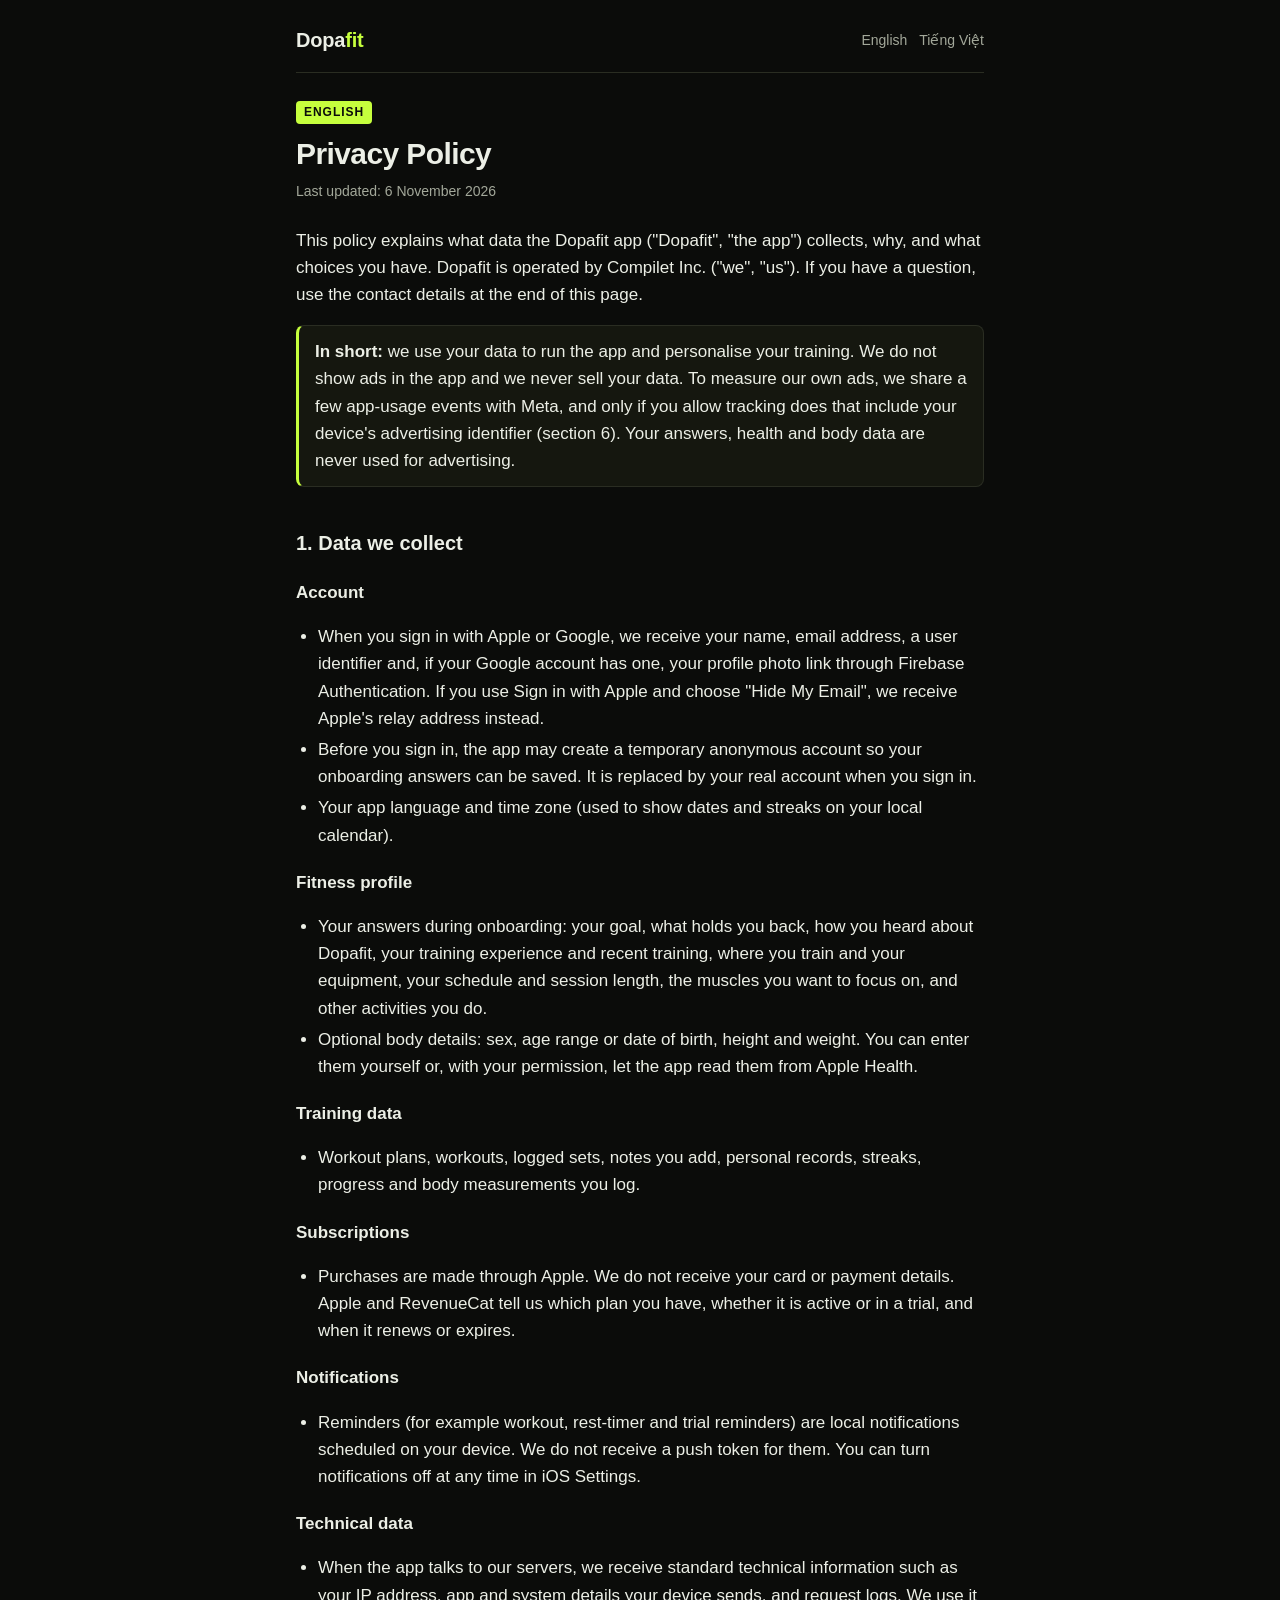
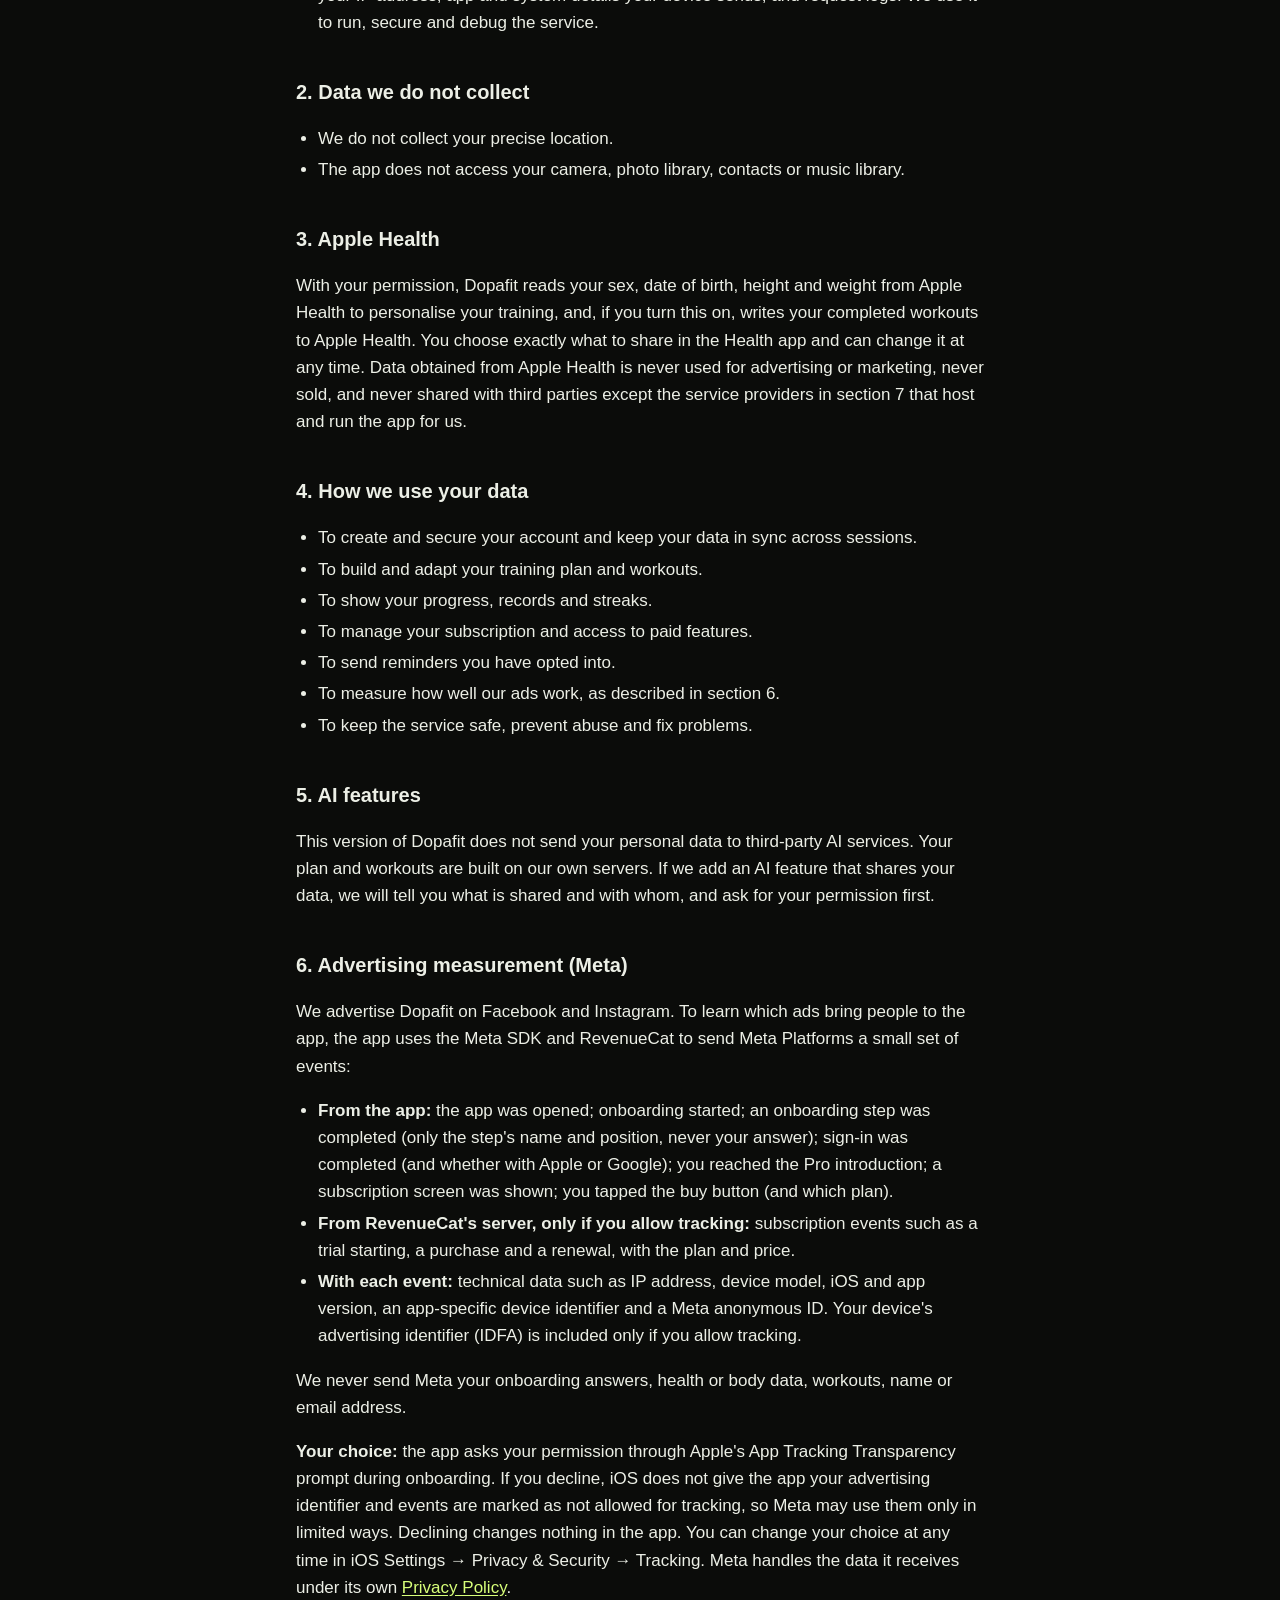
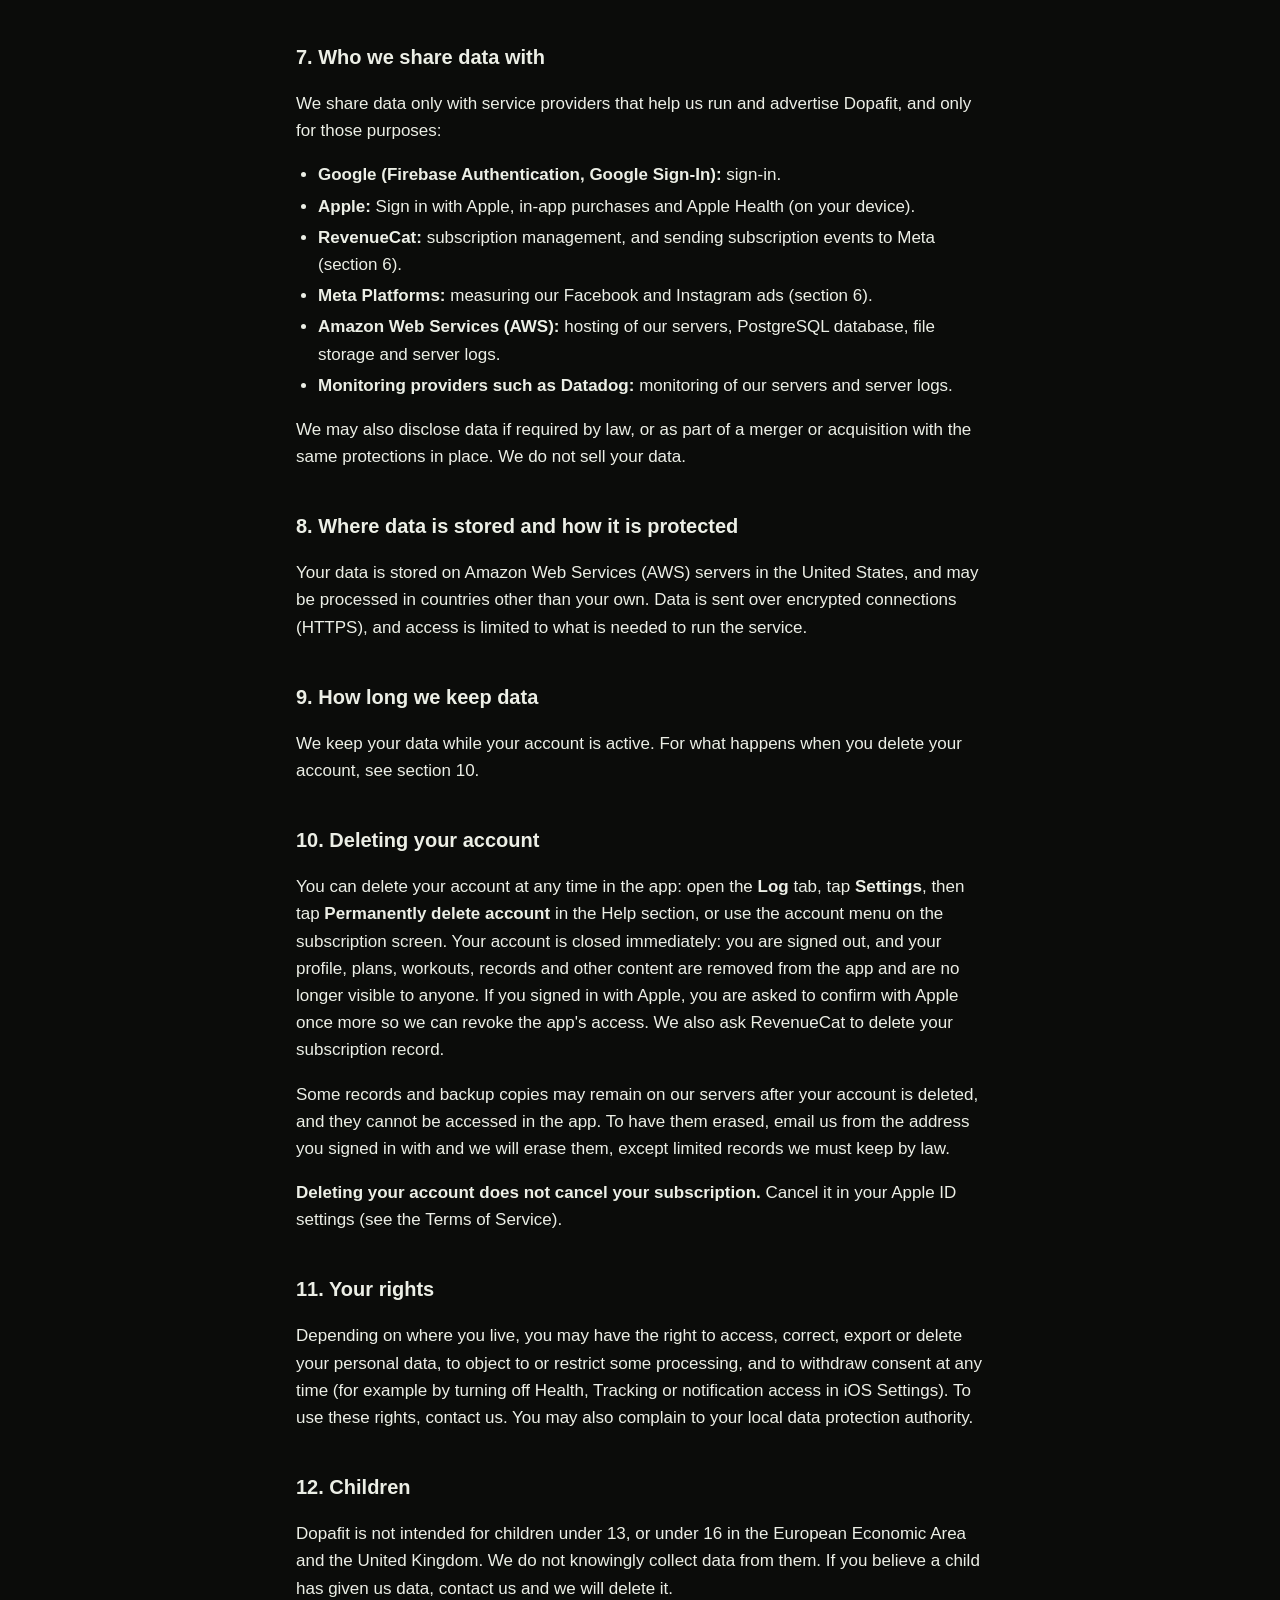
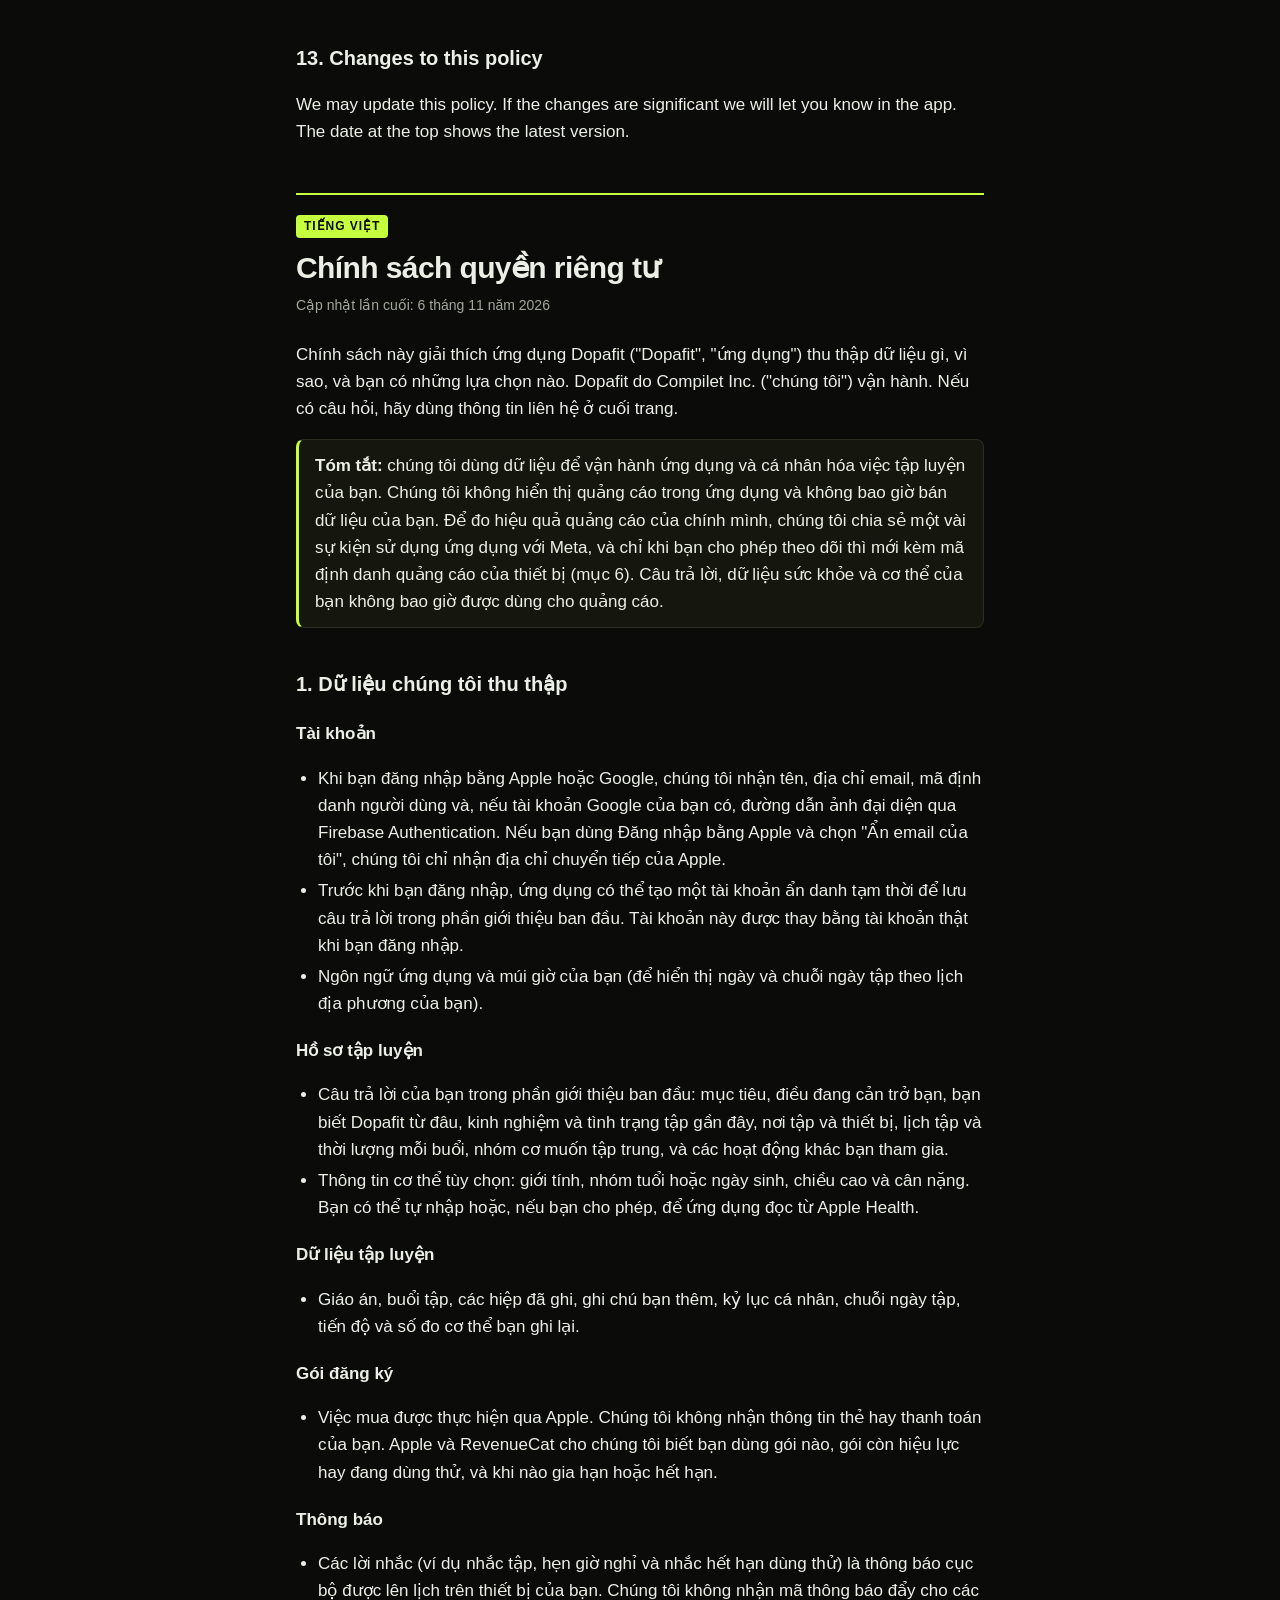
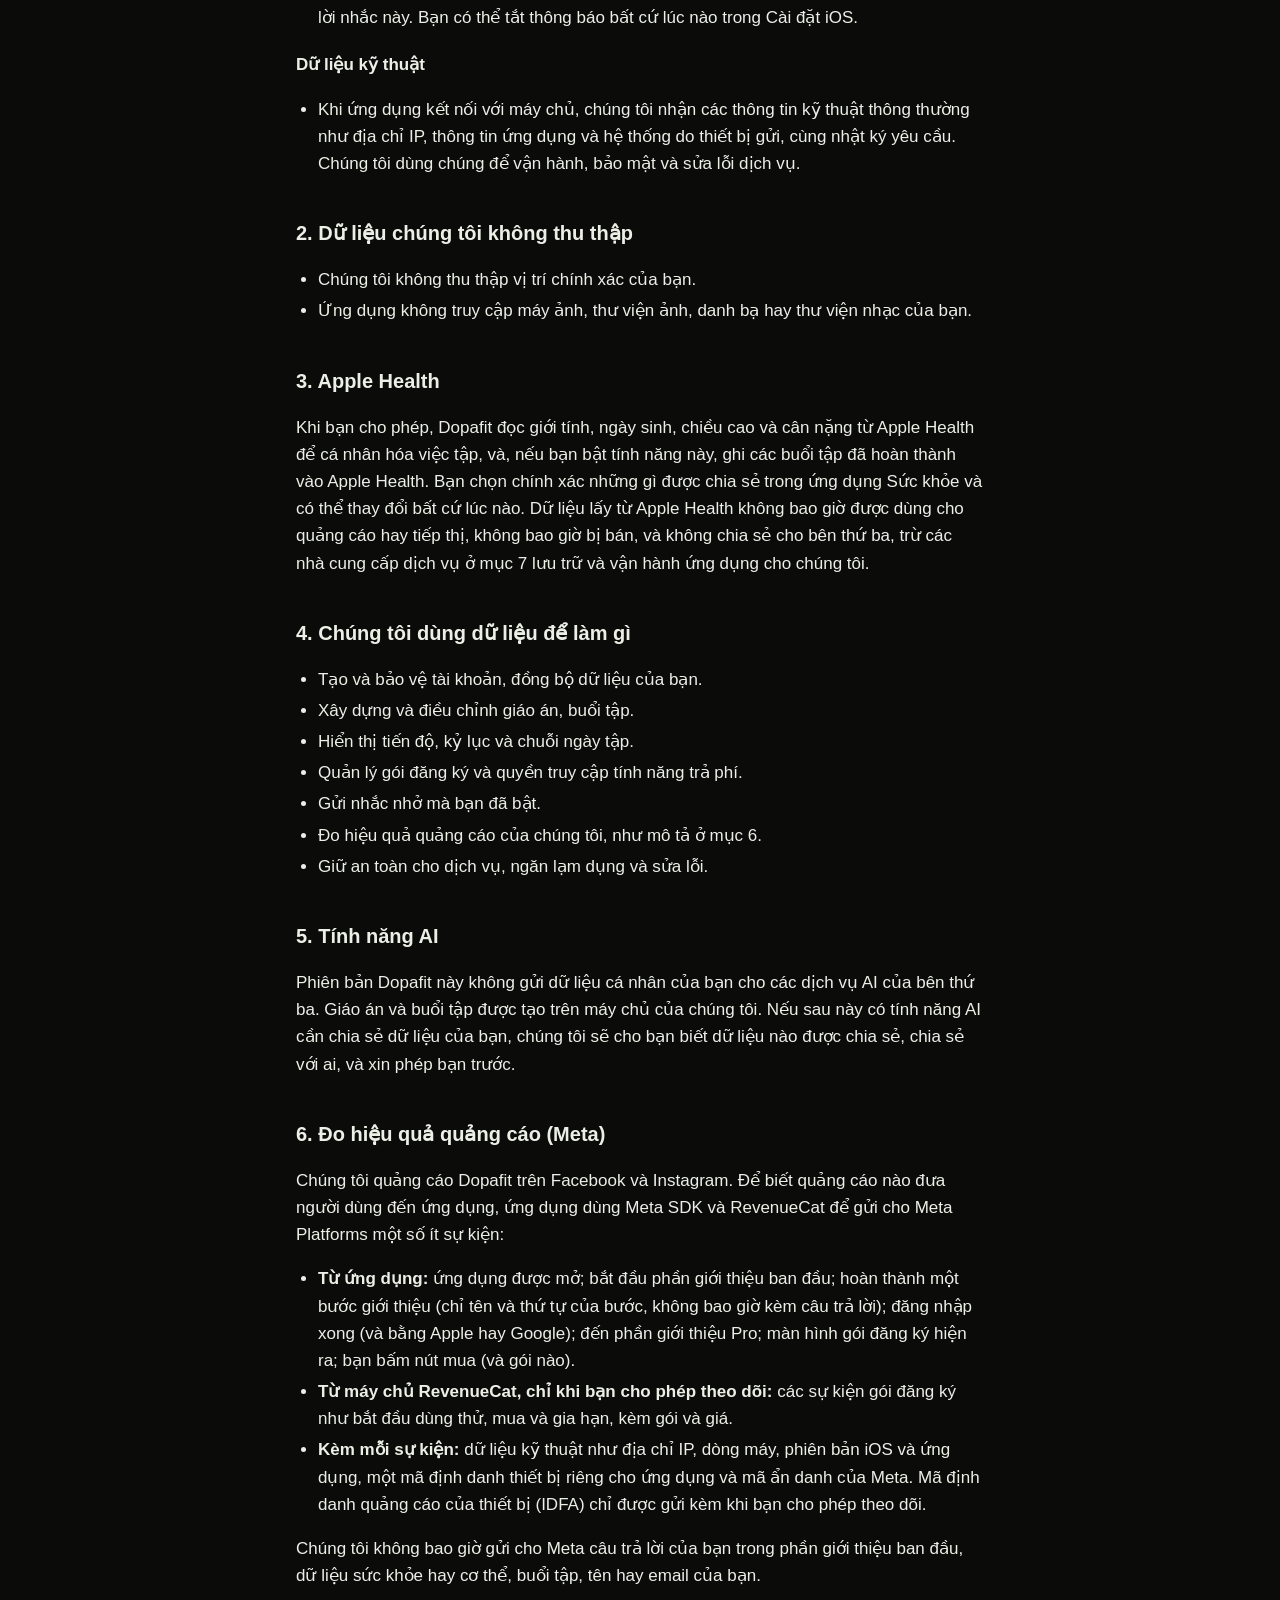
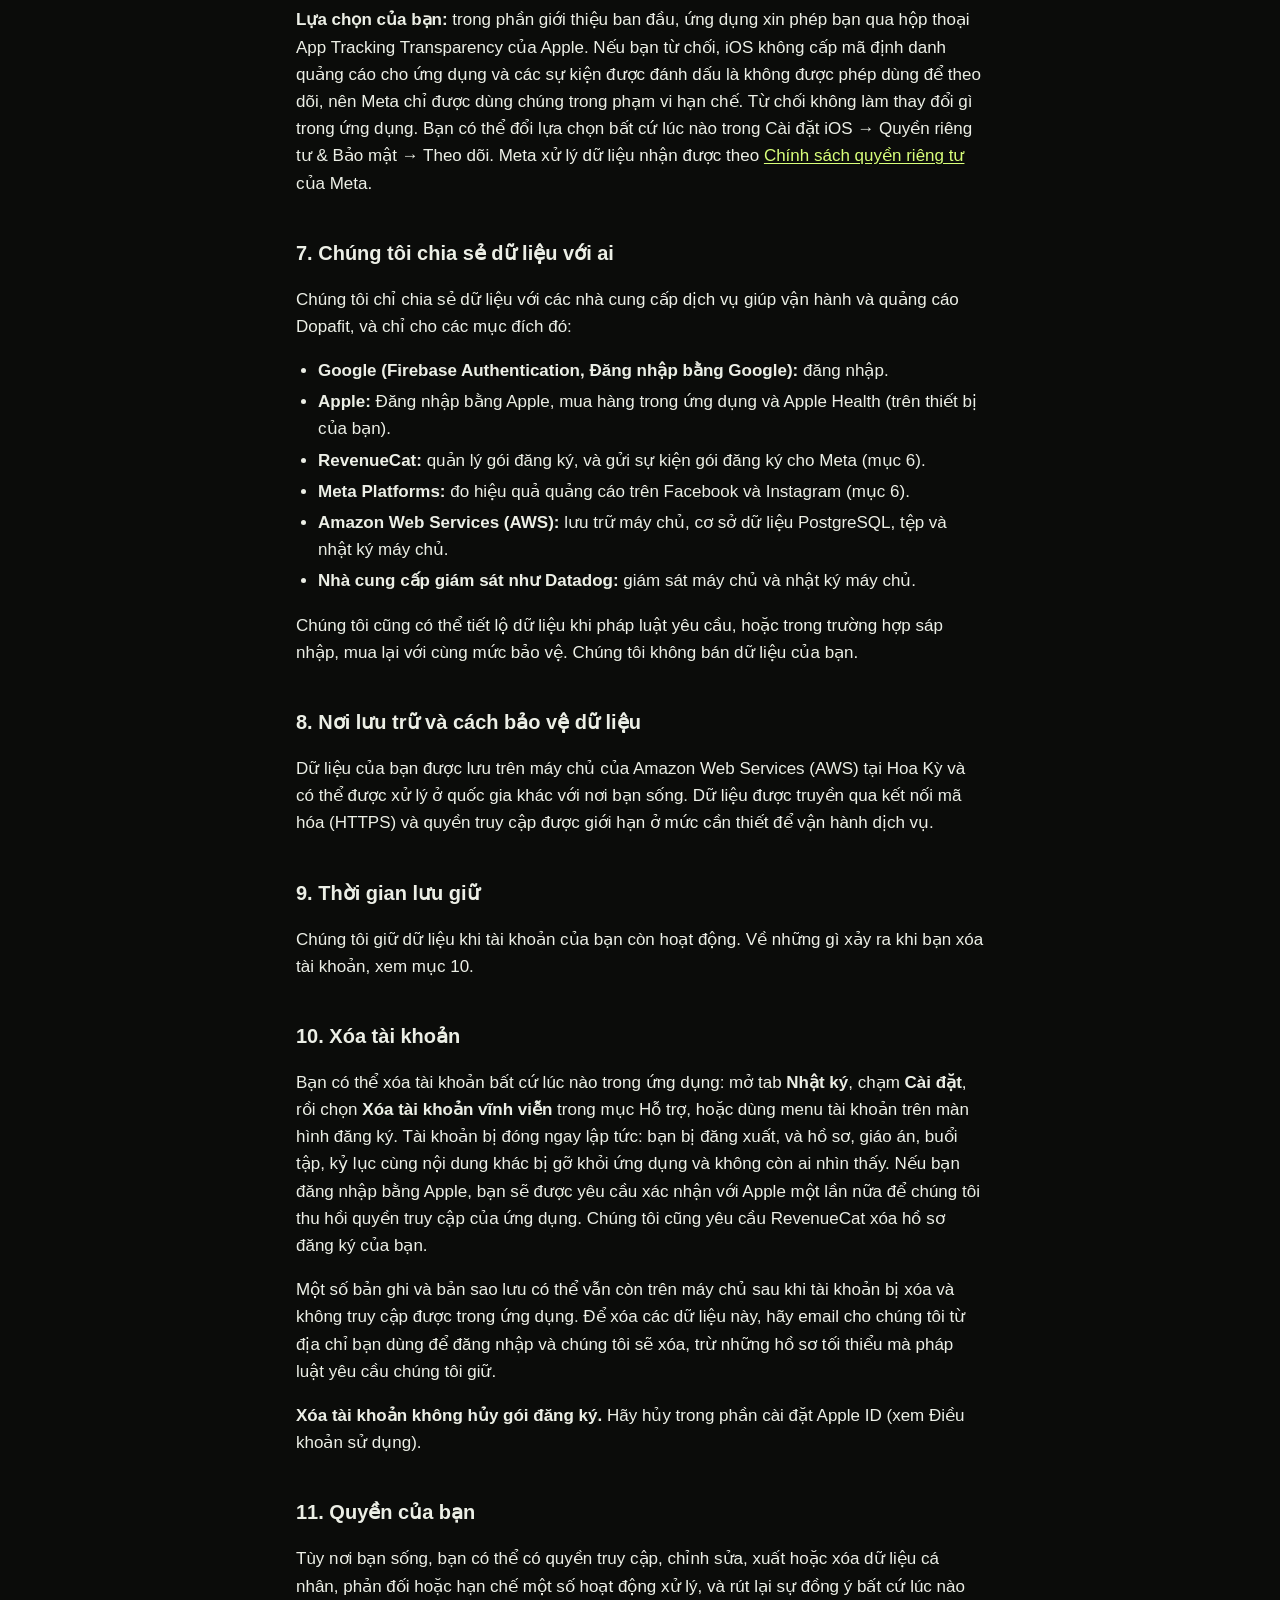
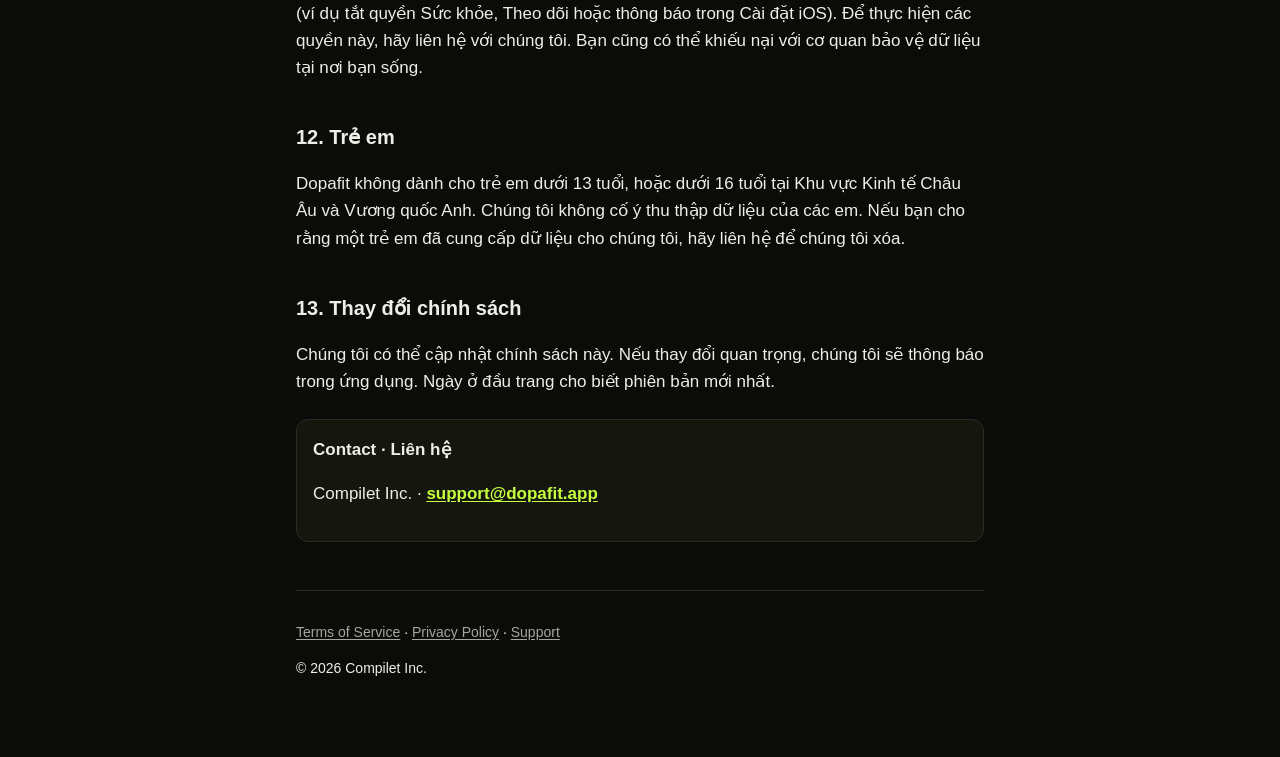
<file: privacy/index.html>
<!doctype html>
<html lang="en">
<head>
<meta charset="utf-8">
<meta name="viewport" content="width=device-width, initial-scale=1">
<title>Dopafit Privacy Policy</title>
<meta name="description" content="How Dopafit collects, uses and protects your data.">
<link rel="stylesheet" href="../style.css">
</head>
<body>
<div class="wrap">
  <header class="site">
    <a class="brand" href="../">Dopa<span>fit</span></a>
    <nav class="lang"><a href="#en">English</a><a href="#vi">Tiếng Việt</a></nav>
  </header>

  <section class="lang-section" id="en" lang="en">
    <span class="lang-label">English</span>
    <h1>Privacy Policy</h1>
    <p class="updated">Last updated: 6 November 2026</p>

    <p>This policy explains what data the Dopafit app ("Dopafit", "the app") collects, why, and what choices you have. Dopafit is operated by Compilet Inc. ("we", "us"). If you have a question, use the contact details at the end of this page.</p>

    <div class="note"><strong>In short:</strong> we use your data to run the app and personalise your training. We do not show ads in the app and we never sell your data. To measure our own ads, we share a few app-usage events with Meta, and only if you allow tracking does that include your device's advertising identifier (section 6). Your answers, health and body data are never used for advertising.</div>

    <h2>1. Data we collect</h2>
    <h3>Account</h3>
    <ul>
      <li>When you sign in with Apple or Google, we receive your name, email address, a user identifier and, if your Google account has one, your profile photo link through Firebase Authentication. If you use Sign in with Apple and choose "Hide My Email", we receive Apple's relay address instead.</li>
      <li>Before you sign in, the app may create a temporary anonymous account so your onboarding answers can be saved. It is replaced by your real account when you sign in.</li>
      <li>Your app language and time zone (used to show dates and streaks on your local calendar).</li>
    </ul>

    <h3>Fitness profile</h3>
    <ul>
      <li>Your answers during onboarding: your goal, what holds you back, how you heard about Dopafit, your training experience and recent training, where you train and your equipment, your schedule and session length, the muscles you want to focus on, and other activities you do.</li>
      <li>Optional body details: sex, age range or date of birth, height and weight. You can enter them yourself or, with your permission, let the app read them from Apple Health.</li>
    </ul>

    <h3>Training data</h3>
    <ul>
      <li>Workout plans, workouts, logged sets, notes you add, personal records, streaks, progress and body measurements you log.</li>
    </ul>

    <h3>Subscriptions</h3>
    <ul>
      <li>Purchases are made through Apple. We do not receive your card or payment details. Apple and RevenueCat tell us which plan you have, whether it is active or in a trial, and when it renews or expires.</li>
    </ul>

    <h3>Notifications</h3>
    <ul>
      <li>Reminders (for example workout, rest-timer and trial reminders) are local notifications scheduled on your device. We do not receive a push token for them. You can turn notifications off at any time in iOS Settings.</li>
    </ul>

    <h3>Technical data</h3>
    <ul>
      <li>When the app talks to our servers, we receive standard technical information such as your IP address, app and system details your device sends, and request logs. We use it to run, secure and debug the service.</li>
    </ul>

    <h2>2. Data we do not collect</h2>
    <ul>
      <li>We do not collect your precise location.</li>
      <li>The app does not access your camera, photo library, contacts or music library.</li>
    </ul>


    <h2>3. Apple Health</h2>
    <p>With your permission, Dopafit reads your sex, date of birth, height and weight from Apple Health to personalise your training, and, if you turn this on, writes your completed workouts to Apple Health. You choose exactly what to share in the Health app and can change it at any time. Data obtained from Apple Health is never used for advertising or marketing, never sold, and never shared with third parties except the service providers in section 7 that host and run the app for us.</p>

    <h2>4. How we use your data</h2>
    <ul>
      <li>To create and secure your account and keep your data in sync across sessions.</li>
      <li>To build and adapt your training plan and workouts.</li>
      <li>To show your progress, records and streaks.</li>
      <li>To manage your subscription and access to paid features.</li>
      <li>To send reminders you have opted into.</li>
      <li>To measure how well our ads work, as described in section 6.</li>
      <li>To keep the service safe, prevent abuse and fix problems.</li>
    </ul>

    <h2>5. AI features</h2>
    <p>This version of Dopafit does not send your personal data to third-party AI services. Your plan and workouts are built on our own servers. If we add an AI feature that shares your data, we will tell you what is shared and with whom, and ask for your permission first.</p>

    <h2>6. Advertising measurement (Meta)</h2>
    <p>We advertise Dopafit on Facebook and Instagram. To learn which ads bring people to the app, the app uses the Meta SDK and RevenueCat to send Meta Platforms a small set of events:</p>
    <ul>
      <li><strong>From the app:</strong> the app was opened; onboarding started; an onboarding step was completed (only the step's name and position, never your answer); sign-in was completed (and whether with Apple or Google); you reached the Pro introduction; a subscription screen was shown; you tapped the buy button (and which plan).</li>
      <li><strong>From RevenueCat's server, only if you allow tracking:</strong> subscription events such as a trial starting, a purchase and a renewal, with the plan and price.</li>
      <li><strong>With each event:</strong> technical data such as IP address, device model, iOS and app version, an app-specific device identifier and a Meta anonymous ID. Your device's advertising identifier (IDFA) is included only if you allow tracking.</li>
    </ul>
    <p>We never send Meta your onboarding answers, health or body data, workouts, name or email address.</p>
    <p><strong>Your choice:</strong> the app asks your permission through Apple's App Tracking Transparency prompt during onboarding. If you decline, iOS does not give the app your advertising identifier and events are marked as not allowed for tracking, so Meta may use them only in limited ways. Declining changes nothing in the app. You can change your choice at any time in iOS Settings → Privacy &amp; Security → Tracking. Meta handles the data it receives under its own <a href="https://www.facebook.com/privacy/policy/">Privacy Policy</a>.</p>

    <h2>7. Who we share data with</h2>
    <p>We share data only with service providers that help us run and advertise Dopafit, and only for those purposes:</p>
    <ul>
      <li><strong>Google (Firebase Authentication, Google Sign-In):</strong> sign-in.</li>
      <li><strong>Apple:</strong> Sign in with Apple, in-app purchases and Apple Health (on your device).</li>
      <li><strong>RevenueCat:</strong> subscription management, and sending subscription events to Meta (section 6).</li>
      <li><strong>Meta Platforms:</strong> measuring our Facebook and Instagram ads (section 6).</li>
      <li><strong>Amazon Web Services (AWS):</strong> hosting of our servers, PostgreSQL database, file storage and server logs.</li>
      <li><strong>Monitoring providers such as Datadog:</strong> monitoring of our servers and server logs.</li>
    </ul>
    <p>We may also disclose data if required by law, or as part of a merger or acquisition with the same protections in place. We do not sell your data.</p>

    <h2>8. Where data is stored and how it is protected</h2>
    <p>Your data is stored on Amazon Web Services (AWS) servers in the United States, and may be processed in countries other than your own. Data is sent over encrypted connections (HTTPS), and access is limited to what is needed to run the service.</p>

    <h2>9. How long we keep data</h2>
    <p>We keep your data while your account is active. For what happens when you delete your account, see section 10.</p>

    <h2>10. Deleting your account</h2>
    <p>You can delete your account at any time in the app: open the <strong>Log</strong> tab, tap <strong>Settings</strong>, then tap <strong>Permanently delete account</strong> in the Help section, or use the account menu on the subscription screen. Your account is closed immediately: you are signed out, and your profile, plans, workouts, records and other content are removed from the app and are no longer visible to anyone. If you signed in with Apple, you are asked to confirm with Apple once more so we can revoke the app's access. We also ask RevenueCat to delete your subscription record.</p>
    <p>Some records and backup copies may remain on our servers after your account is deleted, and they cannot be accessed in the app. To have them erased, email us from the address you signed in with and we will erase them, except limited records we must keep by law.</p>
    <p><strong>Deleting your account does not cancel your subscription.</strong> Cancel it in your Apple ID settings (see the Terms of Service).</p>

    <h2>11. Your rights</h2>
    <p>Depending on where you live, you may have the right to access, correct, export or delete your personal data, to object to or restrict some processing, and to withdraw consent at any time (for example by turning off Health, Tracking or notification access in iOS Settings). To use these rights, contact us. You may also complain to your local data protection authority.</p>

    <h2>12. Children</h2>
    <p>Dopafit is not intended for children under 13, or under 16 in the European Economic Area and the United Kingdom. We do not knowingly collect data from them. If you believe a child has given us data, contact us and we will delete it.</p>

    <h2>13. Changes to this policy</h2>
    <p>We may update this policy. If the changes are significant we will let you know in the app. The date at the top shows the latest version.</p>
  </section>

  <section class="lang-section" id="vi" lang="vi">
    <span class="lang-label">Tiếng Việt</span>
    <h1>Chính sách quyền riêng tư</h1>
    <p class="updated">Cập nhật lần cuối: 6 tháng 11 năm 2026</p>

    <p>Chính sách này giải thích ứng dụng Dopafit ("Dopafit", "ứng dụng") thu thập dữ liệu gì, vì sao, và bạn có những lựa chọn nào. Dopafit do Compilet Inc. ("chúng tôi") vận hành. Nếu có câu hỏi, hãy dùng thông tin liên hệ ở cuối trang.</p>

    <div class="note"><strong>Tóm tắt:</strong> chúng tôi dùng dữ liệu để vận hành ứng dụng và cá nhân hóa việc tập luyện của bạn. Chúng tôi không hiển thị quảng cáo trong ứng dụng và không bao giờ bán dữ liệu của bạn. Để đo hiệu quả quảng cáo của chính mình, chúng tôi chia sẻ một vài sự kiện sử dụng ứng dụng với Meta, và chỉ khi bạn cho phép theo dõi thì mới kèm mã định danh quảng cáo của thiết bị (mục 6). Câu trả lời, dữ liệu sức khỏe và cơ thể của bạn không bao giờ được dùng cho quảng cáo.</div>

    <h2>1. Dữ liệu chúng tôi thu thập</h2>
    <h3>Tài khoản</h3>
    <ul>
      <li>Khi bạn đăng nhập bằng Apple hoặc Google, chúng tôi nhận tên, địa chỉ email, mã định danh người dùng và, nếu tài khoản Google của bạn có, đường dẫn ảnh đại diện qua Firebase Authentication. Nếu bạn dùng Đăng nhập bằng Apple và chọn "Ẩn email của tôi", chúng tôi chỉ nhận địa chỉ chuyển tiếp của Apple.</li>
      <li>Trước khi bạn đăng nhập, ứng dụng có thể tạo một tài khoản ẩn danh tạm thời để lưu câu trả lời trong phần giới thiệu ban đầu. Tài khoản này được thay bằng tài khoản thật khi bạn đăng nhập.</li>
      <li>Ngôn ngữ ứng dụng và múi giờ của bạn (để hiển thị ngày và chuỗi ngày tập theo lịch địa phương của bạn).</li>
    </ul>

    <h3>Hồ sơ tập luyện</h3>
    <ul>
      <li>Câu trả lời của bạn trong phần giới thiệu ban đầu: mục tiêu, điều đang cản trở bạn, bạn biết Dopafit từ đâu, kinh nghiệm và tình trạng tập gần đây, nơi tập và thiết bị, lịch tập và thời lượng mỗi buổi, nhóm cơ muốn tập trung, và các hoạt động khác bạn tham gia.</li>
      <li>Thông tin cơ thể tùy chọn: giới tính, nhóm tuổi hoặc ngày sinh, chiều cao và cân nặng. Bạn có thể tự nhập hoặc, nếu bạn cho phép, để ứng dụng đọc từ Apple Health.</li>
    </ul>

    <h3>Dữ liệu tập luyện</h3>
    <ul>
      <li>Giáo án, buổi tập, các hiệp đã ghi, ghi chú bạn thêm, kỷ lục cá nhân, chuỗi ngày tập, tiến độ và số đo cơ thể bạn ghi lại.</li>
    </ul>

    <h3>Gói đăng ký</h3>
    <ul>
      <li>Việc mua được thực hiện qua Apple. Chúng tôi không nhận thông tin thẻ hay thanh toán của bạn. Apple và RevenueCat cho chúng tôi biết bạn dùng gói nào, gói còn hiệu lực hay đang dùng thử, và khi nào gia hạn hoặc hết hạn.</li>
    </ul>

    <h3>Thông báo</h3>
    <ul>
      <li>Các lời nhắc (ví dụ nhắc tập, hẹn giờ nghỉ và nhắc hết hạn dùng thử) là thông báo cục bộ được lên lịch trên thiết bị của bạn. Chúng tôi không nhận mã thông báo đẩy cho các lời nhắc này. Bạn có thể tắt thông báo bất cứ lúc nào trong Cài đặt iOS.</li>
    </ul>

    <h3>Dữ liệu kỹ thuật</h3>
    <ul>
      <li>Khi ứng dụng kết nối với máy chủ, chúng tôi nhận các thông tin kỹ thuật thông thường như địa chỉ IP, thông tin ứng dụng và hệ thống do thiết bị gửi, cùng nhật ký yêu cầu. Chúng tôi dùng chúng để vận hành, bảo mật và sửa lỗi dịch vụ.</li>
    </ul>

    <h2>2. Dữ liệu chúng tôi không thu thập</h2>
    <ul>
      <li>Chúng tôi không thu thập vị trí chính xác của bạn.</li>
      <li>Ứng dụng không truy cập máy ảnh, thư viện ảnh, danh bạ hay thư viện nhạc của bạn.</li>
    </ul>


    <h2>3. Apple Health</h2>
    <p>Khi bạn cho phép, Dopafit đọc giới tính, ngày sinh, chiều cao và cân nặng từ Apple Health để cá nhân hóa việc tập, và, nếu bạn bật tính năng này, ghi các buổi tập đã hoàn thành vào Apple Health. Bạn chọn chính xác những gì được chia sẻ trong ứng dụng Sức khỏe và có thể thay đổi bất cứ lúc nào. Dữ liệu lấy từ Apple Health không bao giờ được dùng cho quảng cáo hay tiếp thị, không bao giờ bị bán, và không chia sẻ cho bên thứ ba, trừ các nhà cung cấp dịch vụ ở mục 7 lưu trữ và vận hành ứng dụng cho chúng tôi.</p>

    <h2>4. Chúng tôi dùng dữ liệu để làm gì</h2>
    <ul>
      <li>Tạo và bảo vệ tài khoản, đồng bộ dữ liệu của bạn.</li>
      <li>Xây dựng và điều chỉnh giáo án, buổi tập.</li>
      <li>Hiển thị tiến độ, kỷ lục và chuỗi ngày tập.</li>
      <li>Quản lý gói đăng ký và quyền truy cập tính năng trả phí.</li>
      <li>Gửi nhắc nhở mà bạn đã bật.</li>
      <li>Đo hiệu quả quảng cáo của chúng tôi, như mô tả ở mục 6.</li>
      <li>Giữ an toàn cho dịch vụ, ngăn lạm dụng và sửa lỗi.</li>
    </ul>

    <h2>5. Tính năng AI</h2>
    <p>Phiên bản Dopafit này không gửi dữ liệu cá nhân của bạn cho các dịch vụ AI của bên thứ ba. Giáo án và buổi tập được tạo trên máy chủ của chúng tôi. Nếu sau này có tính năng AI cần chia sẻ dữ liệu của bạn, chúng tôi sẽ cho bạn biết dữ liệu nào được chia sẻ, chia sẻ với ai, và xin phép bạn trước.</p>

    <h2>6. Đo hiệu quả quảng cáo (Meta)</h2>
    <p>Chúng tôi quảng cáo Dopafit trên Facebook và Instagram. Để biết quảng cáo nào đưa người dùng đến ứng dụng, ứng dụng dùng Meta SDK và RevenueCat để gửi cho Meta Platforms một số ít sự kiện:</p>
    <ul>
      <li><strong>Từ ứng dụng:</strong> ứng dụng được mở; bắt đầu phần giới thiệu ban đầu; hoàn thành một bước giới thiệu (chỉ tên và thứ tự của bước, không bao giờ kèm câu trả lời); đăng nhập xong (và bằng Apple hay Google); đến phần giới thiệu Pro; màn hình gói đăng ký hiện ra; bạn bấm nút mua (và gói nào).</li>
      <li><strong>Từ máy chủ RevenueCat, chỉ khi bạn cho phép theo dõi:</strong> các sự kiện gói đăng ký như bắt đầu dùng thử, mua và gia hạn, kèm gói và giá.</li>
      <li><strong>Kèm mỗi sự kiện:</strong> dữ liệu kỹ thuật như địa chỉ IP, dòng máy, phiên bản iOS và ứng dụng, một mã định danh thiết bị riêng cho ứng dụng và mã ẩn danh của Meta. Mã định danh quảng cáo của thiết bị (IDFA) chỉ được gửi kèm khi bạn cho phép theo dõi.</li>
    </ul>
    <p>Chúng tôi không bao giờ gửi cho Meta câu trả lời của bạn trong phần giới thiệu ban đầu, dữ liệu sức khỏe hay cơ thể, buổi tập, tên hay email của bạn.</p>
    <p><strong>Lựa chọn của bạn:</strong> trong phần giới thiệu ban đầu, ứng dụng xin phép bạn qua hộp thoại App Tracking Transparency của Apple. Nếu bạn từ chối, iOS không cấp mã định danh quảng cáo cho ứng dụng và các sự kiện được đánh dấu là không được phép dùng để theo dõi, nên Meta chỉ được dùng chúng trong phạm vi hạn chế. Từ chối không làm thay đổi gì trong ứng dụng. Bạn có thể đổi lựa chọn bất cứ lúc nào trong Cài đặt iOS → Quyền riêng tư &amp; Bảo mật → Theo dõi. Meta xử lý dữ liệu nhận được theo <a href="https://www.facebook.com/privacy/policy/">Chính sách quyền riêng tư</a> của Meta.</p>

    <h2>7. Chúng tôi chia sẻ dữ liệu với ai</h2>
    <p>Chúng tôi chỉ chia sẻ dữ liệu với các nhà cung cấp dịch vụ giúp vận hành và quảng cáo Dopafit, và chỉ cho các mục đích đó:</p>
    <ul>
      <li><strong>Google (Firebase Authentication, Đăng nhập bằng Google):</strong> đăng nhập.</li>
      <li><strong>Apple:</strong> Đăng nhập bằng Apple, mua hàng trong ứng dụng và Apple Health (trên thiết bị của bạn).</li>
      <li><strong>RevenueCat:</strong> quản lý gói đăng ký, và gửi sự kiện gói đăng ký cho Meta (mục 6).</li>
      <li><strong>Meta Platforms:</strong> đo hiệu quả quảng cáo trên Facebook và Instagram (mục 6).</li>
      <li><strong>Amazon Web Services (AWS):</strong> lưu trữ máy chủ, cơ sở dữ liệu PostgreSQL, tệp và nhật ký máy chủ.</li>
      <li><strong>Nhà cung cấp giám sát như Datadog:</strong> giám sát máy chủ và nhật ký máy chủ.</li>
    </ul>
    <p>Chúng tôi cũng có thể tiết lộ dữ liệu khi pháp luật yêu cầu, hoặc trong trường hợp sáp nhập, mua lại với cùng mức bảo vệ. Chúng tôi không bán dữ liệu của bạn.</p>

    <h2>8. Nơi lưu trữ và cách bảo vệ dữ liệu</h2>
    <p>Dữ liệu của bạn được lưu trên máy chủ của Amazon Web Services (AWS) tại Hoa Kỳ và có thể được xử lý ở quốc gia khác với nơi bạn sống. Dữ liệu được truyền qua kết nối mã hóa (HTTPS) và quyền truy cập được giới hạn ở mức cần thiết để vận hành dịch vụ.</p>

    <h2>9. Thời gian lưu giữ</h2>
    <p>Chúng tôi giữ dữ liệu khi tài khoản của bạn còn hoạt động. Về những gì xảy ra khi bạn xóa tài khoản, xem mục 10.</p>

    <h2>10. Xóa tài khoản</h2>
    <p>Bạn có thể xóa tài khoản bất cứ lúc nào trong ứng dụng: mở tab <strong>Nhật ký</strong>, chạm <strong>Cài đặt</strong>, rồi chọn <strong>Xóa tài khoản vĩnh viễn</strong> trong mục Hỗ trợ, hoặc dùng menu tài khoản trên màn hình đăng ký. Tài khoản bị đóng ngay lập tức: bạn bị đăng xuất, và hồ sơ, giáo án, buổi tập, kỷ lục cùng nội dung khác bị gỡ khỏi ứng dụng và không còn ai nhìn thấy. Nếu bạn đăng nhập bằng Apple, bạn sẽ được yêu cầu xác nhận với Apple một lần nữa để chúng tôi thu hồi quyền truy cập của ứng dụng. Chúng tôi cũng yêu cầu RevenueCat xóa hồ sơ đăng ký của bạn.</p>
    <p>Một số bản ghi và bản sao lưu có thể vẫn còn trên máy chủ sau khi tài khoản bị xóa và không truy cập được trong ứng dụng. Để xóa các dữ liệu này, hãy email cho chúng tôi từ địa chỉ bạn dùng để đăng nhập và chúng tôi sẽ xóa, trừ những hồ sơ tối thiểu mà pháp luật yêu cầu chúng tôi giữ.</p>
    <p><strong>Xóa tài khoản không hủy gói đăng ký.</strong> Hãy hủy trong phần cài đặt Apple ID (xem Điều khoản sử dụng).</p>

    <h2>11. Quyền của bạn</h2>
    <p>Tùy nơi bạn sống, bạn có thể có quyền truy cập, chỉnh sửa, xuất hoặc xóa dữ liệu cá nhân, phản đối hoặc hạn chế một số hoạt động xử lý, và rút lại sự đồng ý bất cứ lúc nào (ví dụ tắt quyền Sức khỏe, Theo dõi hoặc thông báo trong Cài đặt iOS). Để thực hiện các quyền này, hãy liên hệ với chúng tôi. Bạn cũng có thể khiếu nại với cơ quan bảo vệ dữ liệu tại nơi bạn sống.</p>

    <h2>12. Trẻ em</h2>
    <p>Dopafit không dành cho trẻ em dưới 13 tuổi, hoặc dưới 16 tuổi tại Khu vực Kinh tế Châu Âu và Vương quốc Anh. Chúng tôi không cố ý thu thập dữ liệu của các em. Nếu bạn cho rằng một trẻ em đã cung cấp dữ liệu cho chúng tôi, hãy liên hệ để chúng tôi xóa.</p>

    <h2>13. Thay đổi chính sách</h2>
    <p>Chúng tôi có thể cập nhật chính sách này. Nếu thay đổi quan trọng, chúng tôi sẽ thông báo trong ứng dụng. Ngày ở đầu trang cho biết phiên bản mới nhất.</p>
  </section>

  <div class="contact" id="contact">
    <strong>Contact · Liên hệ</strong>
    <p>Compilet Inc. · <a href="mailto:support@dopafit.app">support@dopafit.app</a></p>
  </div>

  <footer class="site">
    <p><a href="../terms/">Terms of Service</a> · <a href="../privacy/">Privacy Policy</a> · <a href="../support/">Support</a></p>
    <p>© 2026 Compilet Inc.</p>
  </footer>
</div>
</body>
</html>
</file>
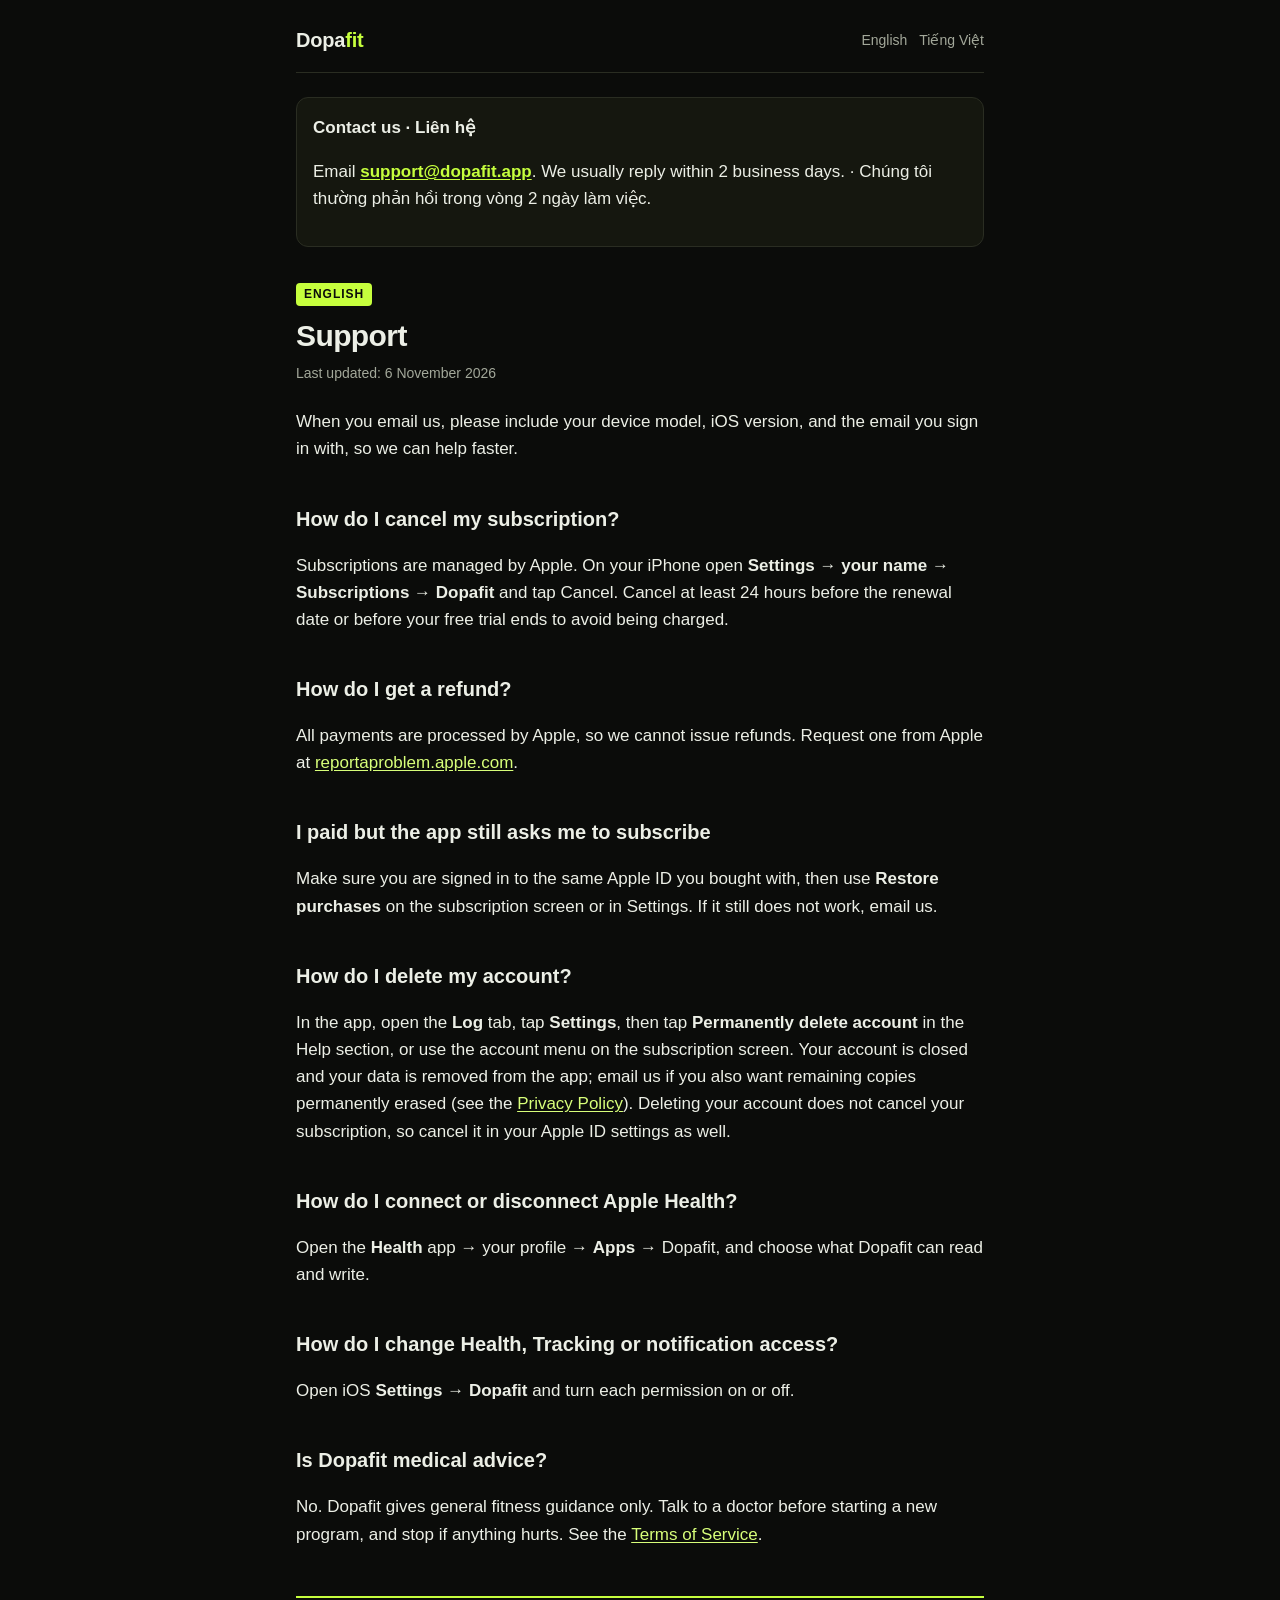
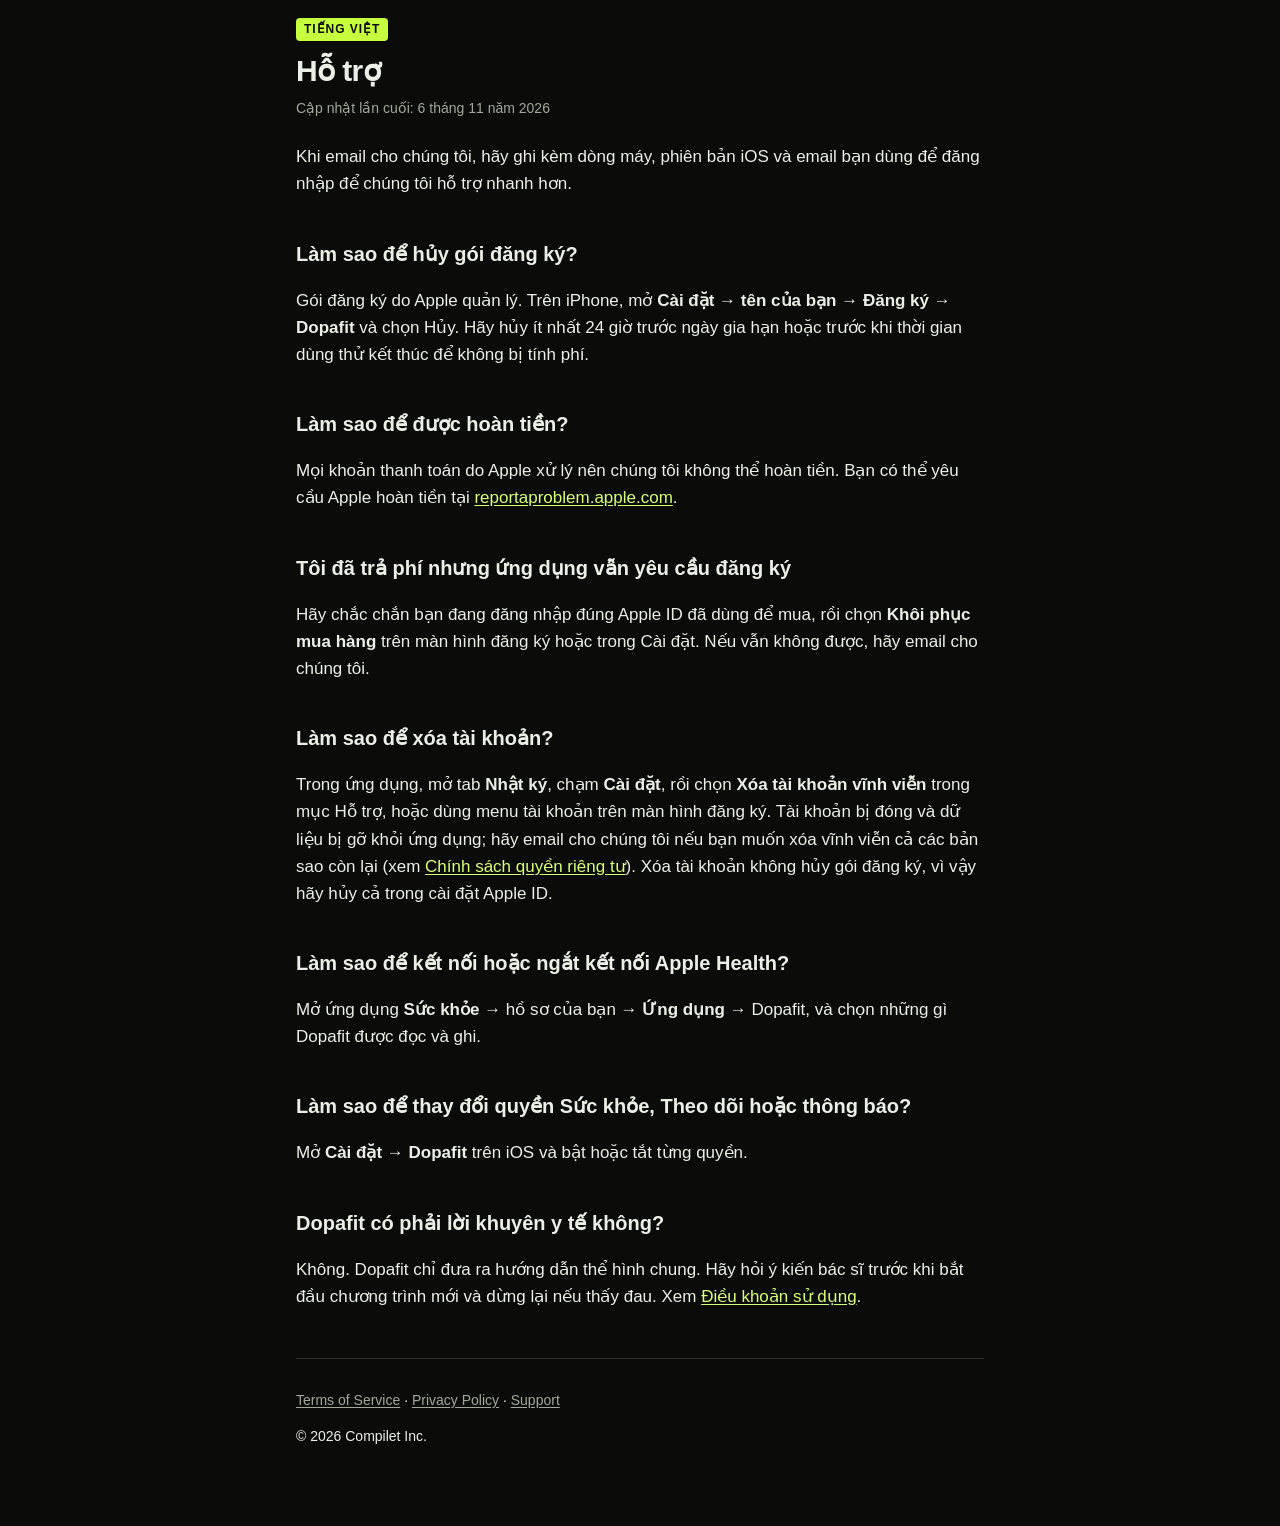
<file: support/index.html>
<!doctype html>
<html lang="en">
<head>
<meta charset="utf-8">
<meta name="viewport" content="width=device-width, initial-scale=1">
<title>Dopafit Support</title>
<meta name="description" content="Help with Dopafit: subscriptions, account and data.">
<link rel="stylesheet" href="../style.css">
</head>
<body>
<div class="wrap">
  <header class="site">
    <a class="brand" href="../">Dopa<span>fit</span></a>
    <nav class="lang"><a href="#en">English</a><a href="#vi">Tiếng Việt</a></nav>
  </header>

  <div class="contact" id="contact">
    <strong>Contact us · Liên hệ</strong>
    <p>Email <a href="mailto:support@dopafit.app">support@dopafit.app</a>. We usually reply within 2 business days. · Chúng tôi thường phản hồi trong vòng 2 ngày làm việc.</p>
  </div>

  <section class="lang-section" id="en" lang="en" style="margin-top:32px">
    <span class="lang-label">English</span>
    <h1>Support</h1>
    <p class="updated">Last updated: 6 November 2026</p>
    <p>When you email us, please include your device model, iOS version, and the email you sign in with, so we can help faster.</p>

    <h2>How do I cancel my subscription?</h2>
    <p>Subscriptions are managed by Apple. On your iPhone open <strong>Settings → your name → Subscriptions → Dopafit</strong> and tap Cancel. Cancel at least 24 hours before the renewal date or before your free trial ends to avoid being charged.</p>

    <h2>How do I get a refund?</h2>
    <p>All payments are processed by Apple, so we cannot issue refunds. Request one from Apple at <a href="https://reportaproblem.apple.com">reportaproblem.apple.com</a>.</p>

    <h2>I paid but the app still asks me to subscribe</h2>
    <p>Make sure you are signed in to the same Apple ID you bought with, then use <strong>Restore purchases</strong> on the subscription screen or in Settings. If it still does not work, email us.</p>

    <h2>How do I delete my account?</h2>
    <p>In the app, open the <strong>Log</strong> tab, tap <strong>Settings</strong>, then tap <strong>Permanently delete account</strong> in the Help section, or use the account menu on the subscription screen. Your account is closed and your data is removed from the app; email us if you also want remaining copies permanently erased (see the <a href="../privacy/">Privacy Policy</a>). Deleting your account does not cancel your subscription, so cancel it in your Apple ID settings as well.</p>

    <h2>How do I connect or disconnect Apple Health?</h2>
    <p>Open the <strong>Health</strong> app → your profile → <strong>Apps</strong> → Dopafit, and choose what Dopafit can read and write.</p>

    <h2>How do I change Health, Tracking or notification access?</h2>
    <p>Open iOS <strong>Settings → Dopafit</strong> and turn each permission on or off.</p>

    <h2>Is Dopafit medical advice?</h2>
    <p>No. Dopafit gives general fitness guidance only. Talk to a doctor before starting a new program, and stop if anything hurts. See the <a href="../terms/">Terms of Service</a>.</p>
  </section>

  <section class="lang-section" id="vi" lang="vi">
    <span class="lang-label">Tiếng Việt</span>
    <h1>Hỗ trợ</h1>
    <p class="updated">Cập nhật lần cuối: 6 tháng 11 năm 2026</p>
    <p>Khi email cho chúng tôi, hãy ghi kèm dòng máy, phiên bản iOS và email bạn dùng để đăng nhập để chúng tôi hỗ trợ nhanh hơn.</p>

    <h2>Làm sao để hủy gói đăng ký?</h2>
    <p>Gói đăng ký do Apple quản lý. Trên iPhone, mở <strong>Cài đặt → tên của bạn → Đăng ký → Dopafit</strong> và chọn Hủy. Hãy hủy ít nhất 24 giờ trước ngày gia hạn hoặc trước khi thời gian dùng thử kết thúc để không bị tính phí.</p>

    <h2>Làm sao để được hoàn tiền?</h2>
    <p>Mọi khoản thanh toán do Apple xử lý nên chúng tôi không thể hoàn tiền. Bạn có thể yêu cầu Apple hoàn tiền tại <a href="https://reportaproblem.apple.com">reportaproblem.apple.com</a>.</p>

    <h2>Tôi đã trả phí nhưng ứng dụng vẫn yêu cầu đăng ký</h2>
    <p>Hãy chắc chắn bạn đang đăng nhập đúng Apple ID đã dùng để mua, rồi chọn <strong>Khôi phục mua hàng</strong> trên màn hình đăng ký hoặc trong Cài đặt. Nếu vẫn không được, hãy email cho chúng tôi.</p>

    <h2>Làm sao để xóa tài khoản?</h2>
    <p>Trong ứng dụng, mở tab <strong>Nhật ký</strong>, chạm <strong>Cài đặt</strong>, rồi chọn <strong>Xóa tài khoản vĩnh viễn</strong> trong mục Hỗ trợ, hoặc dùng menu tài khoản trên màn hình đăng ký. Tài khoản bị đóng và dữ liệu bị gỡ khỏi ứng dụng; hãy email cho chúng tôi nếu bạn muốn xóa vĩnh viễn cả các bản sao còn lại (xem <a href="../privacy/#vi">Chính sách quyền riêng tư</a>). Xóa tài khoản không hủy gói đăng ký, vì vậy hãy hủy cả trong cài đặt Apple ID.</p>

    <h2>Làm sao để kết nối hoặc ngắt kết nối Apple Health?</h2>
    <p>Mở ứng dụng <strong>Sức khỏe</strong> → hồ sơ của bạn → <strong>Ứng dụng</strong> → Dopafit, và chọn những gì Dopafit được đọc và ghi.</p>

    <h2>Làm sao để thay đổi quyền Sức khỏe, Theo dõi hoặc thông báo?</h2>
    <p>Mở <strong>Cài đặt → Dopafit</strong> trên iOS và bật hoặc tắt từng quyền.</p>

    <h2>Dopafit có phải lời khuyên y tế không?</h2>
    <p>Không. Dopafit chỉ đưa ra hướng dẫn thể hình chung. Hãy hỏi ý kiến bác sĩ trước khi bắt đầu chương trình mới và dừng lại nếu thấy đau. Xem <a href="../terms/#vi">Điều khoản sử dụng</a>.</p>
  </section>

  <footer class="site">
    <p><a href="../terms/">Terms of Service</a> · <a href="../privacy/">Privacy Policy</a> · <a href="../support/">Support</a></p>
    <p>© 2026 Compilet Inc.</p>
  </footer>
</div>
</body>
</html>
</file>
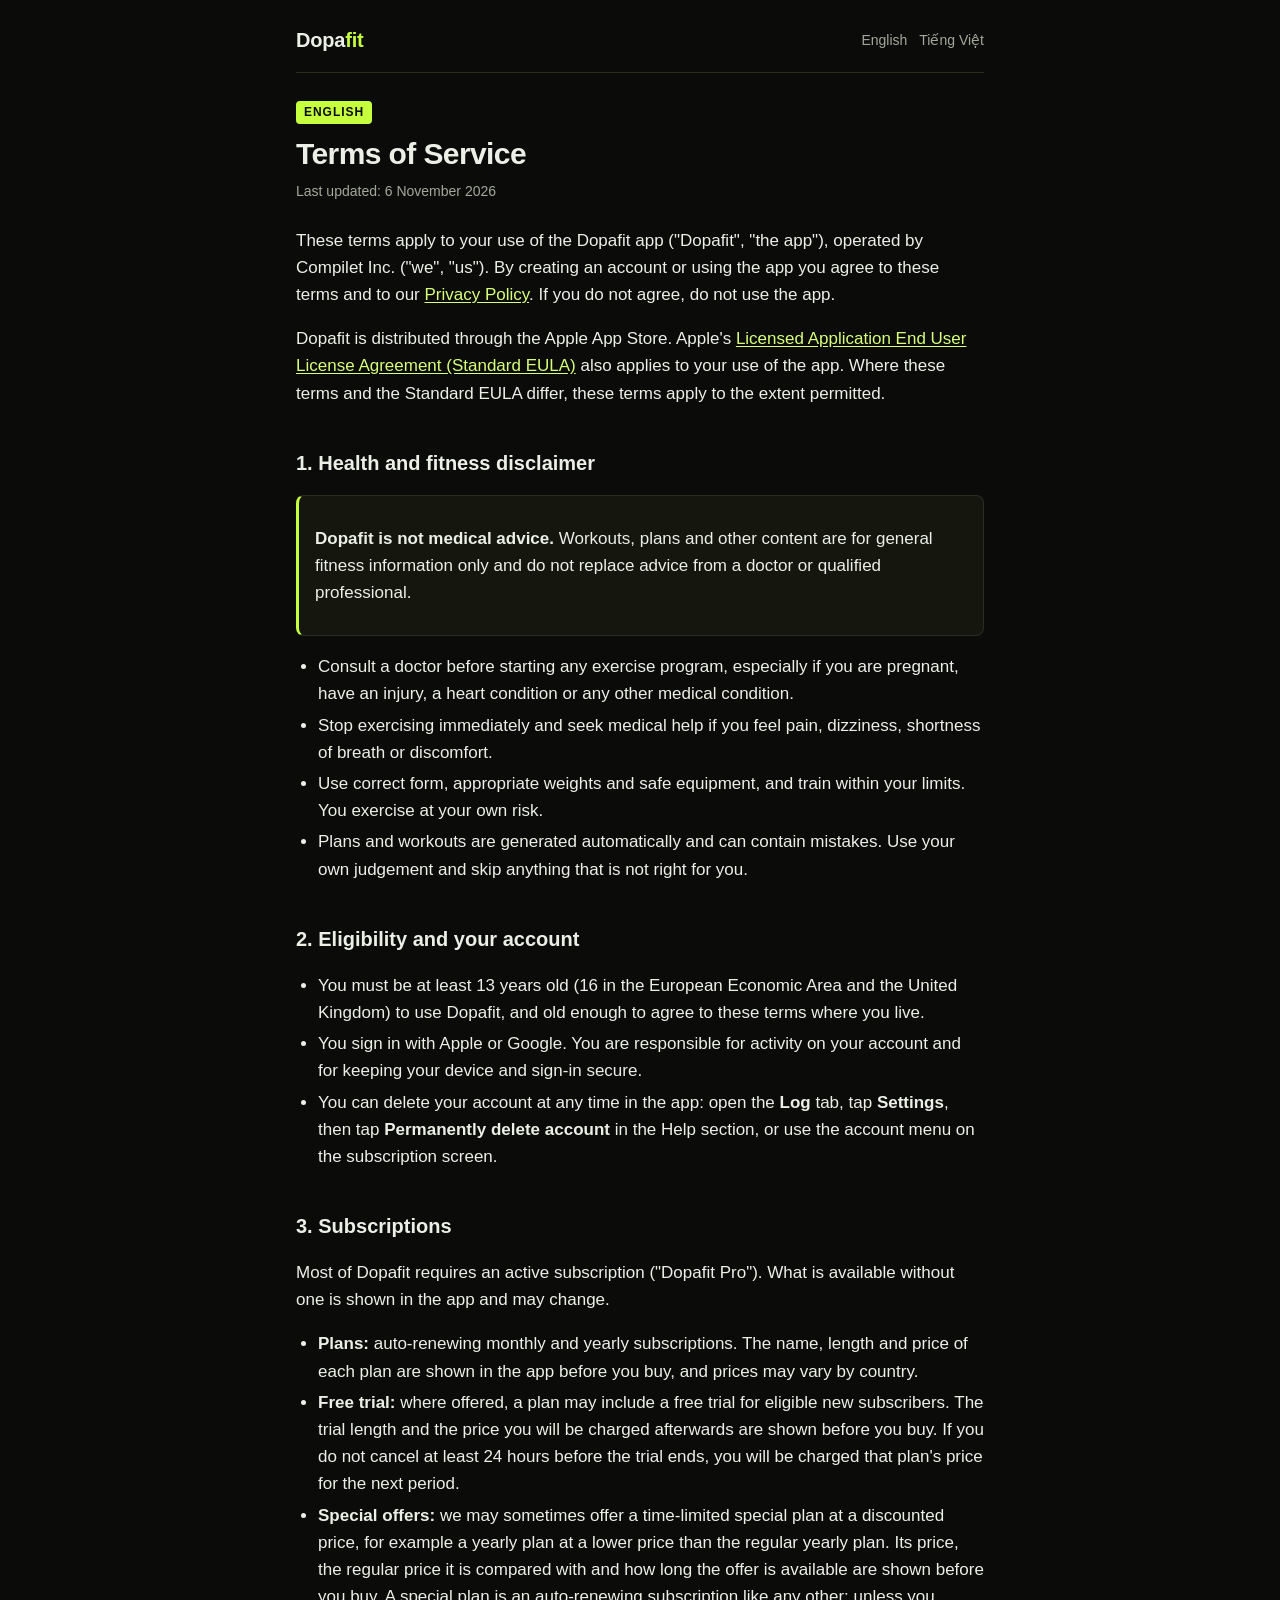
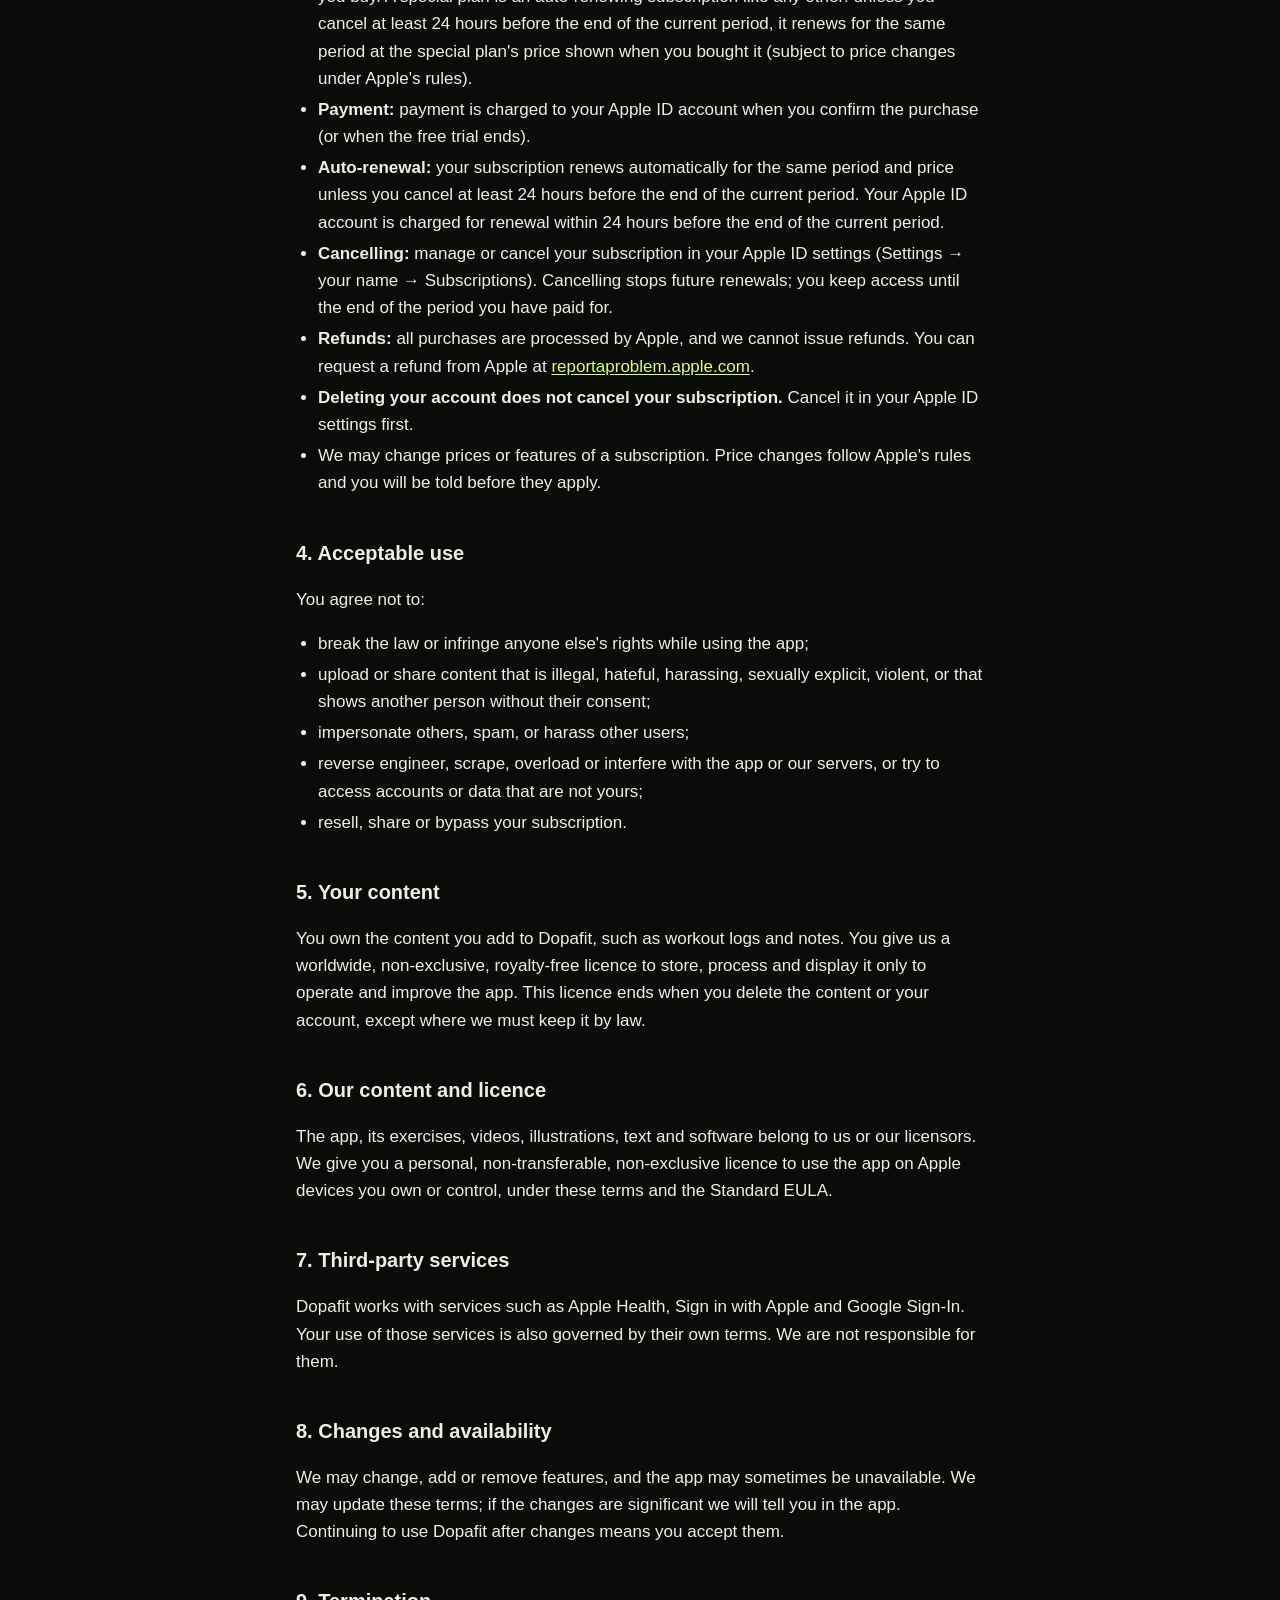
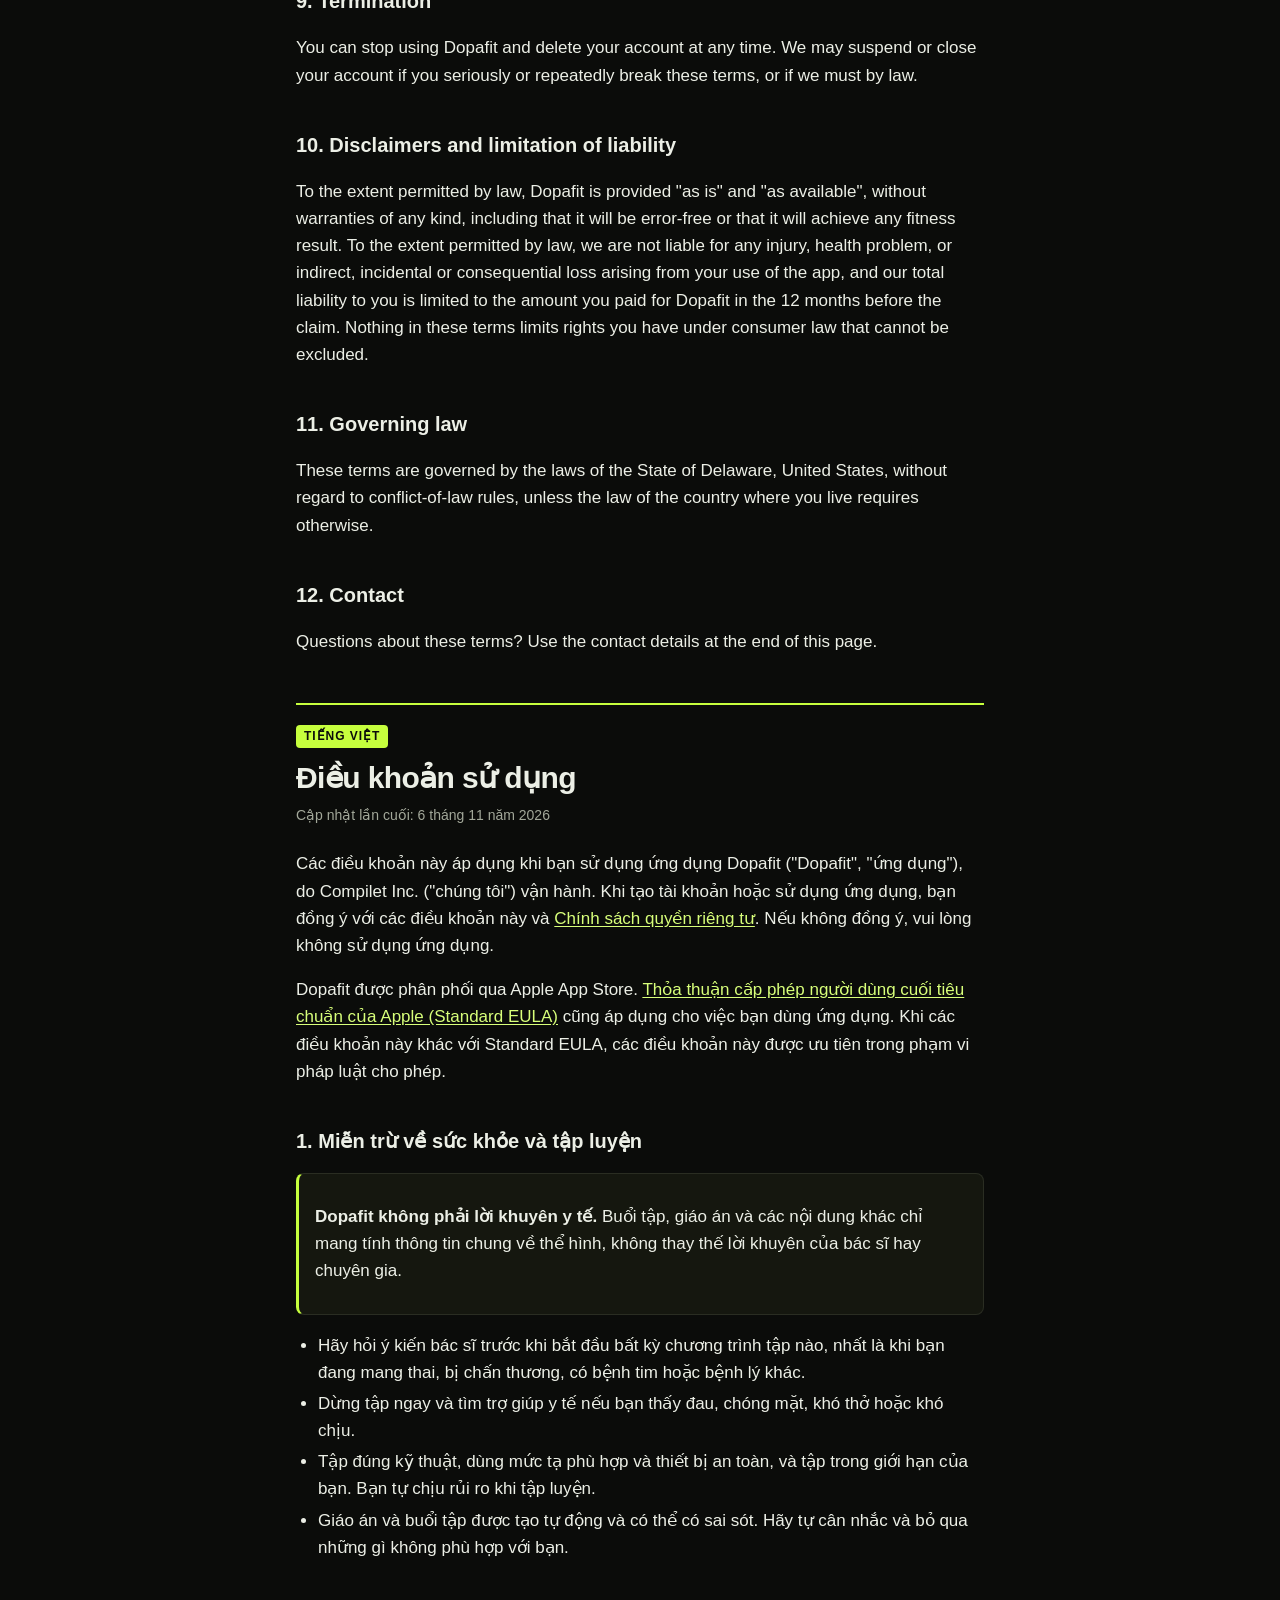
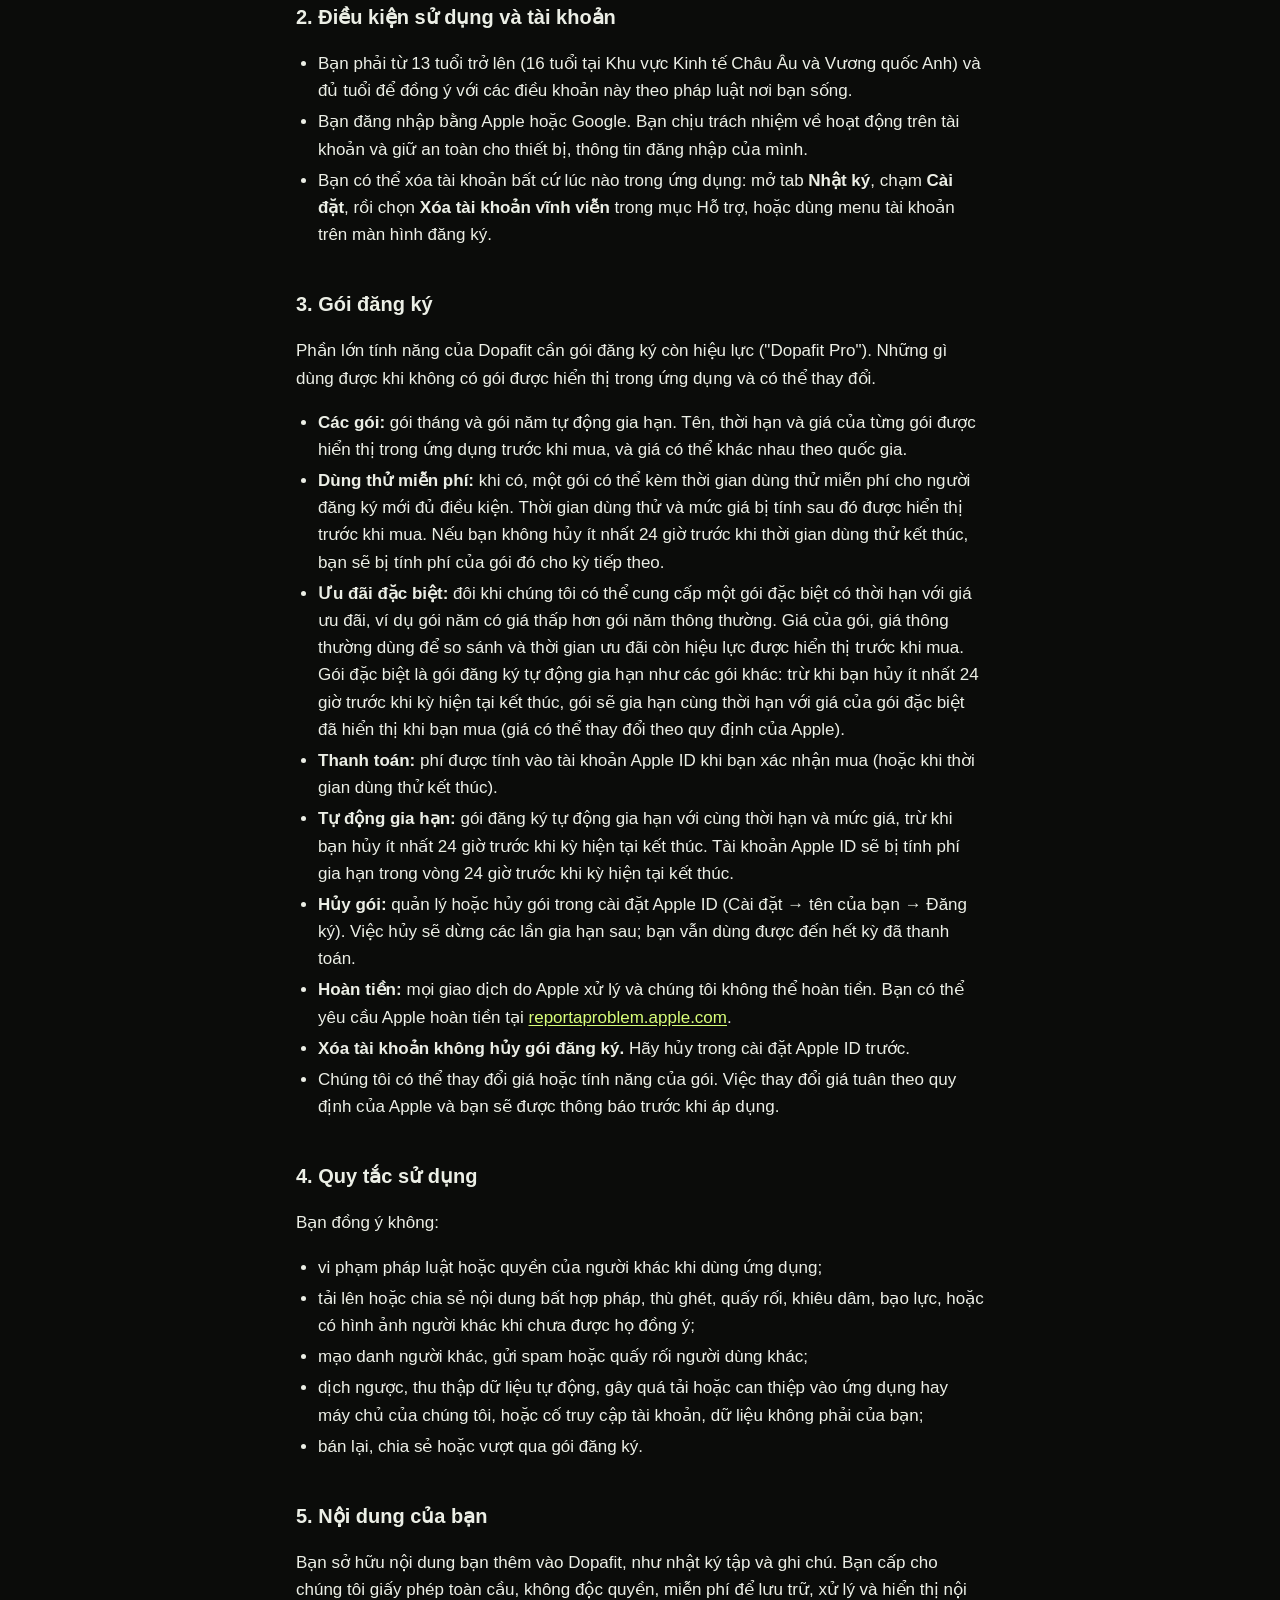
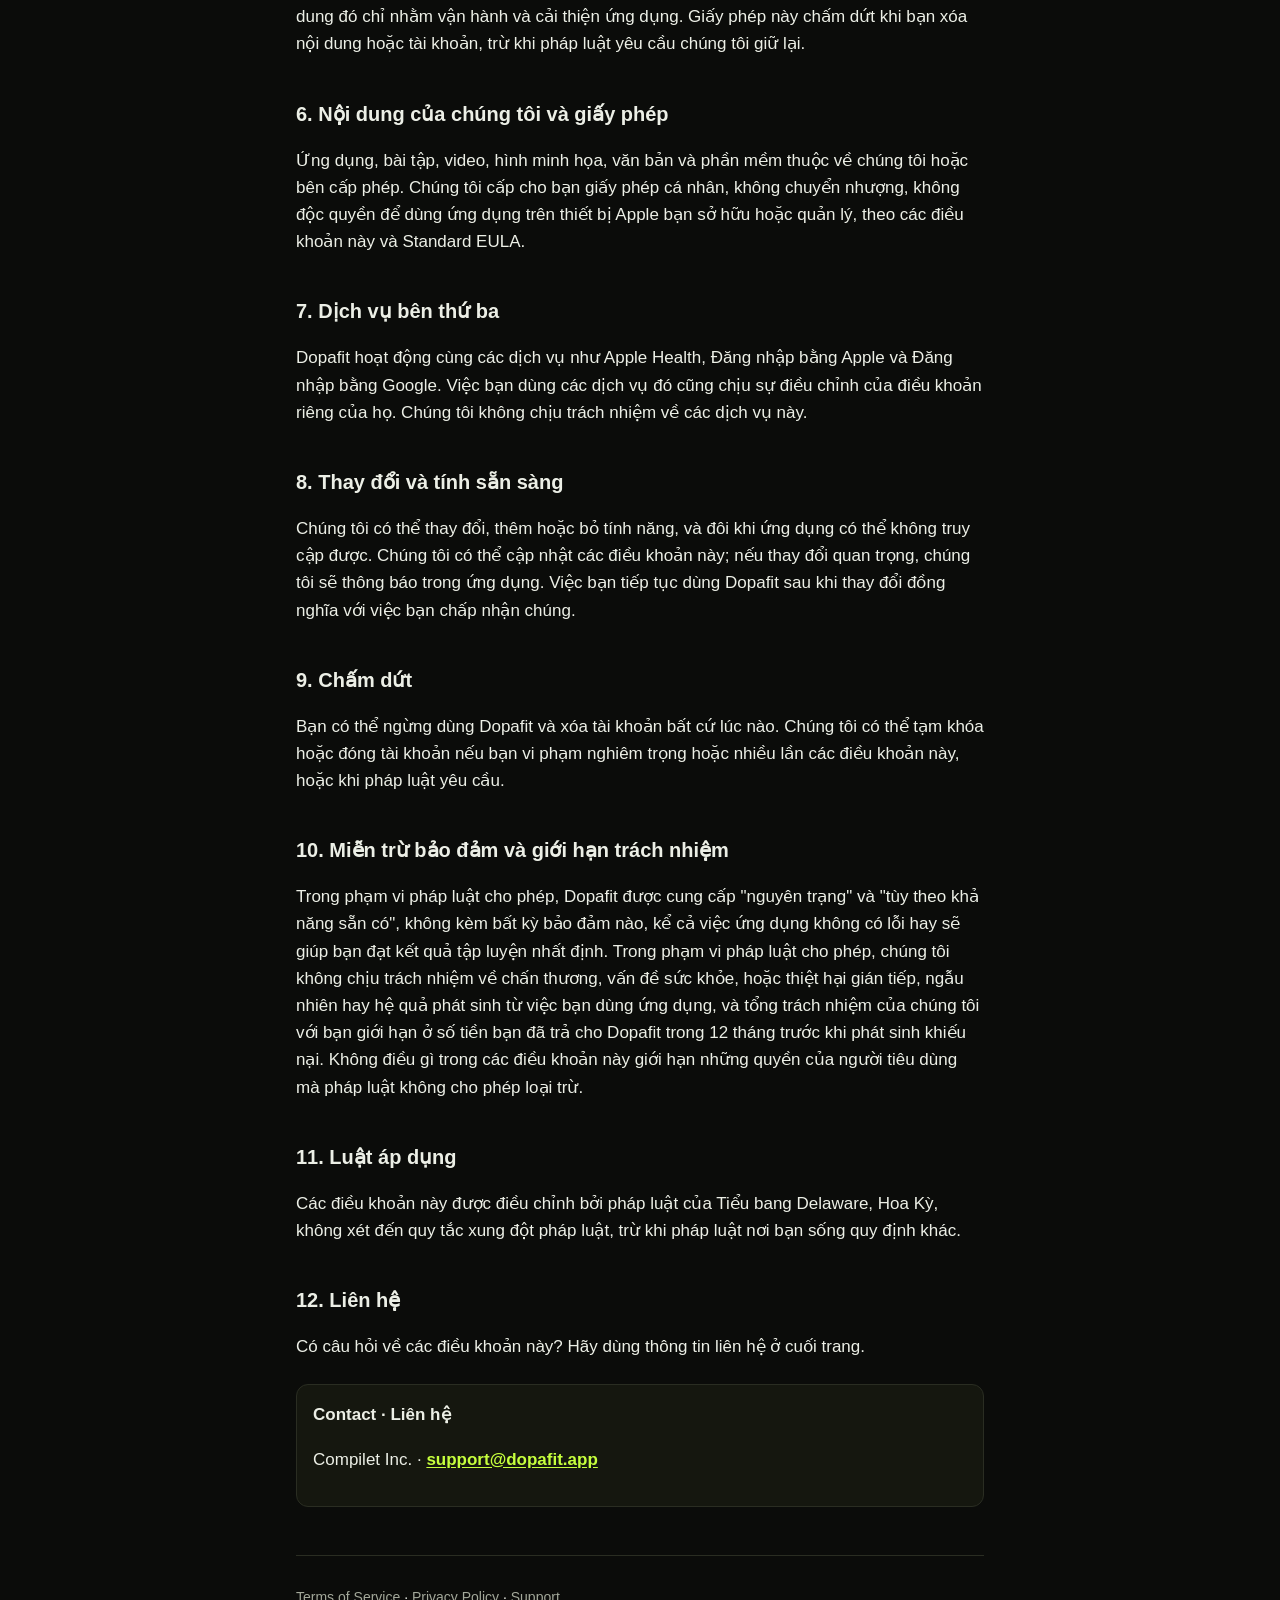
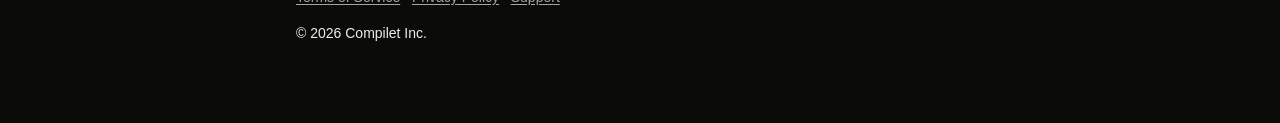
<file: terms/index.html>
<!doctype html>
<html lang="en">
<head>
<meta charset="utf-8">
<meta name="viewport" content="width=device-width, initial-scale=1">
<title>Dopafit Terms of Service</title>
<meta name="description" content="The terms that apply when you use Dopafit.">
<link rel="stylesheet" href="../style.css">
</head>
<body>
<div class="wrap">
  <header class="site">
    <a class="brand" href="../">Dopa<span>fit</span></a>
    <nav class="lang"><a href="#en">English</a><a href="#vi">Tiếng Việt</a></nav>
  </header>

  <section class="lang-section" id="en" lang="en">
    <span class="lang-label">English</span>
    <h1>Terms of Service</h1>
    <p class="updated">Last updated: 6 November 2026</p>

    <p>These terms apply to your use of the Dopafit app ("Dopafit", "the app"), operated by Compilet Inc. ("we", "us"). By creating an account or using the app you agree to these terms and to our <a href="../privacy/">Privacy Policy</a>. If you do not agree, do not use the app.</p>
    <p>Dopafit is distributed through the Apple App Store. Apple's <a href="https://www.apple.com/legal/internet-services/itunes/dev/stdeula/">Licensed Application End User License Agreement (Standard EULA)</a> also applies to your use of the app. Where these terms and the Standard EULA differ, these terms apply to the extent permitted.</p>

    <h2>1. Health and fitness disclaimer</h2>
    <div class="note">
      <p><strong>Dopafit is not medical advice.</strong> Workouts, plans and other content are for general fitness information only and do not replace advice from a doctor or qualified professional.</p>
    </div>
    <ul>
      <li>Consult a doctor before starting any exercise program, especially if you are pregnant, have an injury, a heart condition or any other medical condition.</li>
      <li>Stop exercising immediately and seek medical help if you feel pain, dizziness, shortness of breath or discomfort.</li>
      <li>Use correct form, appropriate weights and safe equipment, and train within your limits. You exercise at your own risk.</li>
      <li>Plans and workouts are generated automatically and can contain mistakes. Use your own judgement and skip anything that is not right for you.</li>
    </ul>

    <h2>2. Eligibility and your account</h2>
    <ul>
      <li>You must be at least 13 years old (16 in the European Economic Area and the United Kingdom) to use Dopafit, and old enough to agree to these terms where you live.</li>
      <li>You sign in with Apple or Google. You are responsible for activity on your account and for keeping your device and sign-in secure.</li>
      <li>You can delete your account at any time in the app: open the <strong>Log</strong> tab, tap <strong>Settings</strong>, then tap <strong>Permanently delete account</strong> in the Help section, or use the account menu on the subscription screen.</li>
    </ul>

    <h2>3. Subscriptions</h2>
    <p>Most of Dopafit requires an active subscription ("Dopafit Pro"). What is available without one is shown in the app and may change.</p>
    <ul>
      <li><strong>Plans:</strong> auto-renewing monthly and yearly subscriptions. The name, length and price of each plan are shown in the app before you buy, and prices may vary by country.</li>
      <li><strong>Free trial:</strong> where offered, a plan may include a free trial for eligible new subscribers. The trial length and the price you will be charged afterwards are shown before you buy. If you do not cancel at least 24 hours before the trial ends, you will be charged that plan's price for the next period.</li>
      <li><strong>Special offers:</strong> we may sometimes offer a time-limited special plan at a discounted price, for example a yearly plan at a lower price than the regular yearly plan. Its price, the regular price it is compared with and how long the offer is available are shown before you buy. A special plan is an auto-renewing subscription like any other: unless you cancel at least 24 hours before the end of the current period, it renews for the same period at the special plan's price shown when you bought it (subject to price changes under Apple's rules).</li>
      <li><strong>Payment:</strong> payment is charged to your Apple ID account when you confirm the purchase (or when the free trial ends).</li>
      <li><strong>Auto-renewal:</strong> your subscription renews automatically for the same period and price unless you cancel at least 24 hours before the end of the current period. Your Apple ID account is charged for renewal within 24 hours before the end of the current period.</li>
      <li><strong>Cancelling:</strong> manage or cancel your subscription in your Apple ID settings (Settings → your name → Subscriptions). Cancelling stops future renewals; you keep access until the end of the period you have paid for.</li>
      <li><strong>Refunds:</strong> all purchases are processed by Apple, and we cannot issue refunds. You can request a refund from Apple at <a href="https://reportaproblem.apple.com">reportaproblem.apple.com</a>.</li>
      <li><strong>Deleting your account does not cancel your subscription.</strong> Cancel it in your Apple ID settings first.</li>
      <li>We may change prices or features of a subscription. Price changes follow Apple's rules and you will be told before they apply.</li>
    </ul>

    <h2>4. Acceptable use</h2>
    <p>You agree not to:</p>
    <ul>
      <li>break the law or infringe anyone else's rights while using the app;</li>
      <li>upload or share content that is illegal, hateful, harassing, sexually explicit, violent, or that shows another person without their consent;</li>
      <li>impersonate others, spam, or harass other users;</li>
      <li>reverse engineer, scrape, overload or interfere with the app or our servers, or try to access accounts or data that are not yours;</li>
      <li>resell, share or bypass your subscription.</li>
    </ul>

    <h2>5. Your content</h2>
    <p>You own the content you add to Dopafit, such as workout logs and notes. You give us a worldwide, non-exclusive, royalty-free licence to store, process and display it only to operate and improve the app. This licence ends when you delete the content or your account, except where we must keep it by law.</p>


    <h2>6. Our content and licence</h2>
    <p>The app, its exercises, videos, illustrations, text and software belong to us or our licensors. We give you a personal, non-transferable, non-exclusive licence to use the app on Apple devices you own or control, under these terms and the Standard EULA.</p>

    <h2>7. Third-party services</h2>
    <p>Dopafit works with services such as Apple Health, Sign in with Apple and Google Sign-In. Your use of those services is also governed by their own terms. We are not responsible for them.</p>

    <h2>8. Changes and availability</h2>
    <p>We may change, add or remove features, and the app may sometimes be unavailable. We may update these terms; if the changes are significant we will tell you in the app. Continuing to use Dopafit after changes means you accept them.</p>

    <h2>9. Termination</h2>
    <p>You can stop using Dopafit and delete your account at any time. We may suspend or close your account if you seriously or repeatedly break these terms, or if we must by law.</p>

    <h2>10. Disclaimers and limitation of liability</h2>
    <p>To the extent permitted by law, Dopafit is provided "as is" and "as available", without warranties of any kind, including that it will be error-free or that it will achieve any fitness result. To the extent permitted by law, we are not liable for any injury, health problem, or indirect, incidental or consequential loss arising from your use of the app, and our total liability to you is limited to the amount you paid for Dopafit in the 12 months before the claim. Nothing in these terms limits rights you have under consumer law that cannot be excluded.</p>

    <h2>11. Governing law</h2>
    <p>These terms are governed by the laws of the State of Delaware, United States, without regard to conflict-of-law rules, unless the law of the country where you live requires otherwise.</p>

    <h2>12. Contact</h2>
    <p>Questions about these terms? Use the contact details at the end of this page.</p>
  </section>

  <section class="lang-section" id="vi" lang="vi">
    <span class="lang-label">Tiếng Việt</span>
    <h1>Điều khoản sử dụng</h1>
    <p class="updated">Cập nhật lần cuối: 6 tháng 11 năm 2026</p>

    <p>Các điều khoản này áp dụng khi bạn sử dụng ứng dụng Dopafit ("Dopafit", "ứng dụng"), do Compilet Inc. ("chúng tôi") vận hành. Khi tạo tài khoản hoặc sử dụng ứng dụng, bạn đồng ý với các điều khoản này và <a href="../privacy/#vi">Chính sách quyền riêng tư</a>. Nếu không đồng ý, vui lòng không sử dụng ứng dụng.</p>
    <p>Dopafit được phân phối qua Apple App Store. <a href="https://www.apple.com/legal/internet-services/itunes/dev/stdeula/">Thỏa thuận cấp phép người dùng cuối tiêu chuẩn của Apple (Standard EULA)</a> cũng áp dụng cho việc bạn dùng ứng dụng. Khi các điều khoản này khác với Standard EULA, các điều khoản này được ưu tiên trong phạm vi pháp luật cho phép.</p>

    <h2>1. Miễn trừ về sức khỏe và tập luyện</h2>
    <div class="note">
      <p><strong>Dopafit không phải lời khuyên y tế.</strong> Buổi tập, giáo án và các nội dung khác chỉ mang tính thông tin chung về thể hình, không thay thế lời khuyên của bác sĩ hay chuyên gia.</p>
    </div>
    <ul>
      <li>Hãy hỏi ý kiến bác sĩ trước khi bắt đầu bất kỳ chương trình tập nào, nhất là khi bạn đang mang thai, bị chấn thương, có bệnh tim hoặc bệnh lý khác.</li>
      <li>Dừng tập ngay và tìm trợ giúp y tế nếu bạn thấy đau, chóng mặt, khó thở hoặc khó chịu.</li>
      <li>Tập đúng kỹ thuật, dùng mức tạ phù hợp và thiết bị an toàn, và tập trong giới hạn của bạn. Bạn tự chịu rủi ro khi tập luyện.</li>
      <li>Giáo án và buổi tập được tạo tự động và có thể có sai sót. Hãy tự cân nhắc và bỏ qua những gì không phù hợp với bạn.</li>
    </ul>

    <h2>2. Điều kiện sử dụng và tài khoản</h2>
    <ul>
      <li>Bạn phải từ 13 tuổi trở lên (16 tuổi tại Khu vực Kinh tế Châu Âu và Vương quốc Anh) và đủ tuổi để đồng ý với các điều khoản này theo pháp luật nơi bạn sống.</li>
      <li>Bạn đăng nhập bằng Apple hoặc Google. Bạn chịu trách nhiệm về hoạt động trên tài khoản và giữ an toàn cho thiết bị, thông tin đăng nhập của mình.</li>
      <li>Bạn có thể xóa tài khoản bất cứ lúc nào trong ứng dụng: mở tab <strong>Nhật ký</strong>, chạm <strong>Cài đặt</strong>, rồi chọn <strong>Xóa tài khoản vĩnh viễn</strong> trong mục Hỗ trợ, hoặc dùng menu tài khoản trên màn hình đăng ký.</li>
    </ul>

    <h2>3. Gói đăng ký</h2>
    <p>Phần lớn tính năng của Dopafit cần gói đăng ký còn hiệu lực ("Dopafit Pro"). Những gì dùng được khi không có gói được hiển thị trong ứng dụng và có thể thay đổi.</p>
    <ul>
      <li><strong>Các gói:</strong> gói tháng và gói năm tự động gia hạn. Tên, thời hạn và giá của từng gói được hiển thị trong ứng dụng trước khi mua, và giá có thể khác nhau theo quốc gia.</li>
      <li><strong>Dùng thử miễn phí:</strong> khi có, một gói có thể kèm thời gian dùng thử miễn phí cho người đăng ký mới đủ điều kiện. Thời gian dùng thử và mức giá bị tính sau đó được hiển thị trước khi mua. Nếu bạn không hủy ít nhất 24 giờ trước khi thời gian dùng thử kết thúc, bạn sẽ bị tính phí của gói đó cho kỳ tiếp theo.</li>
      <li><strong>Ưu đãi đặc biệt:</strong> đôi khi chúng tôi có thể cung cấp một gói đặc biệt có thời hạn với giá ưu đãi, ví dụ gói năm có giá thấp hơn gói năm thông thường. Giá của gói, giá thông thường dùng để so sánh và thời gian ưu đãi còn hiệu lực được hiển thị trước khi mua. Gói đặc biệt là gói đăng ký tự động gia hạn như các gói khác: trừ khi bạn hủy ít nhất 24 giờ trước khi kỳ hiện tại kết thúc, gói sẽ gia hạn cùng thời hạn với giá của gói đặc biệt đã hiển thị khi bạn mua (giá có thể thay đổi theo quy định của Apple).</li>
      <li><strong>Thanh toán:</strong> phí được tính vào tài khoản Apple ID khi bạn xác nhận mua (hoặc khi thời gian dùng thử kết thúc).</li>
      <li><strong>Tự động gia hạn:</strong> gói đăng ký tự động gia hạn với cùng thời hạn và mức giá, trừ khi bạn hủy ít nhất 24 giờ trước khi kỳ hiện tại kết thúc. Tài khoản Apple ID sẽ bị tính phí gia hạn trong vòng 24 giờ trước khi kỳ hiện tại kết thúc.</li>
      <li><strong>Hủy gói:</strong> quản lý hoặc hủy gói trong cài đặt Apple ID (Cài đặt → tên của bạn → Đăng ký). Việc hủy sẽ dừng các lần gia hạn sau; bạn vẫn dùng được đến hết kỳ đã thanh toán.</li>
      <li><strong>Hoàn tiền:</strong> mọi giao dịch do Apple xử lý và chúng tôi không thể hoàn tiền. Bạn có thể yêu cầu Apple hoàn tiền tại <a href="https://reportaproblem.apple.com">reportaproblem.apple.com</a>.</li>
      <li><strong>Xóa tài khoản không hủy gói đăng ký.</strong> Hãy hủy trong cài đặt Apple ID trước.</li>
      <li>Chúng tôi có thể thay đổi giá hoặc tính năng của gói. Việc thay đổi giá tuân theo quy định của Apple và bạn sẽ được thông báo trước khi áp dụng.</li>
    </ul>

    <h2>4. Quy tắc sử dụng</h2>
    <p>Bạn đồng ý không:</p>
    <ul>
      <li>vi phạm pháp luật hoặc quyền của người khác khi dùng ứng dụng;</li>
      <li>tải lên hoặc chia sẻ nội dung bất hợp pháp, thù ghét, quấy rối, khiêu dâm, bạo lực, hoặc có hình ảnh người khác khi chưa được họ đồng ý;</li>
      <li>mạo danh người khác, gửi spam hoặc quấy rối người dùng khác;</li>
      <li>dịch ngược, thu thập dữ liệu tự động, gây quá tải hoặc can thiệp vào ứng dụng hay máy chủ của chúng tôi, hoặc cố truy cập tài khoản, dữ liệu không phải của bạn;</li>
      <li>bán lại, chia sẻ hoặc vượt qua gói đăng ký.</li>
    </ul>

    <h2>5. Nội dung của bạn</h2>
    <p>Bạn sở hữu nội dung bạn thêm vào Dopafit, như nhật ký tập và ghi chú. Bạn cấp cho chúng tôi giấy phép toàn cầu, không độc quyền, miễn phí để lưu trữ, xử lý và hiển thị nội dung đó chỉ nhằm vận hành và cải thiện ứng dụng. Giấy phép này chấm dứt khi bạn xóa nội dung hoặc tài khoản, trừ khi pháp luật yêu cầu chúng tôi giữ lại.</p>


    <h2>6. Nội dung của chúng tôi và giấy phép</h2>
    <p>Ứng dụng, bài tập, video, hình minh họa, văn bản và phần mềm thuộc về chúng tôi hoặc bên cấp phép. Chúng tôi cấp cho bạn giấy phép cá nhân, không chuyển nhượng, không độc quyền để dùng ứng dụng trên thiết bị Apple bạn sở hữu hoặc quản lý, theo các điều khoản này và Standard EULA.</p>

    <h2>7. Dịch vụ bên thứ ba</h2>
    <p>Dopafit hoạt động cùng các dịch vụ như Apple Health, Đăng nhập bằng Apple và Đăng nhập bằng Google. Việc bạn dùng các dịch vụ đó cũng chịu sự điều chỉnh của điều khoản riêng của họ. Chúng tôi không chịu trách nhiệm về các dịch vụ này.</p>

    <h2>8. Thay đổi và tính sẵn sàng</h2>
    <p>Chúng tôi có thể thay đổi, thêm hoặc bỏ tính năng, và đôi khi ứng dụng có thể không truy cập được. Chúng tôi có thể cập nhật các điều khoản này; nếu thay đổi quan trọng, chúng tôi sẽ thông báo trong ứng dụng. Việc bạn tiếp tục dùng Dopafit sau khi thay đổi đồng nghĩa với việc bạn chấp nhận chúng.</p>

    <h2>9. Chấm dứt</h2>
    <p>Bạn có thể ngừng dùng Dopafit và xóa tài khoản bất cứ lúc nào. Chúng tôi có thể tạm khóa hoặc đóng tài khoản nếu bạn vi phạm nghiêm trọng hoặc nhiều lần các điều khoản này, hoặc khi pháp luật yêu cầu.</p>

    <h2>10. Miễn trừ bảo đảm và giới hạn trách nhiệm</h2>
    <p>Trong phạm vi pháp luật cho phép, Dopafit được cung cấp "nguyên trạng" và "tùy theo khả năng sẵn có", không kèm bất kỳ bảo đảm nào, kể cả việc ứng dụng không có lỗi hay sẽ giúp bạn đạt kết quả tập luyện nhất định. Trong phạm vi pháp luật cho phép, chúng tôi không chịu trách nhiệm về chấn thương, vấn đề sức khỏe, hoặc thiệt hại gián tiếp, ngẫu nhiên hay hệ quả phát sinh từ việc bạn dùng ứng dụng, và tổng trách nhiệm của chúng tôi với bạn giới hạn ở số tiền bạn đã trả cho Dopafit trong 12 tháng trước khi phát sinh khiếu nại. Không điều gì trong các điều khoản này giới hạn những quyền của người tiêu dùng mà pháp luật không cho phép loại trừ.</p>

    <h2>11. Luật áp dụng</h2>
    <p>Các điều khoản này được điều chỉnh bởi pháp luật của Tiểu bang Delaware, Hoa Kỳ, không xét đến quy tắc xung đột pháp luật, trừ khi pháp luật nơi bạn sống quy định khác.</p>

    <h2>12. Liên hệ</h2>
    <p>Có câu hỏi về các điều khoản này? Hãy dùng thông tin liên hệ ở cuối trang.</p>
  </section>

  <div class="contact" id="contact">
    <strong>Contact · Liên hệ</strong>
    <p>Compilet Inc. · <a href="mailto:support@dopafit.app">support@dopafit.app</a></p>
  </div>

  <footer class="site">
    <p><a href="../terms/">Terms of Service</a> · <a href="../privacy/">Privacy Policy</a> · <a href="../support/">Support</a></p>
    <p>© 2026 Compilet Inc.</p>
  </footer>
</div>
</body>
</html>
</file>
<file: style.css>
:root {
  --bg: #0b0c0a;
  --surface: #15170f;
  --text: #ecefe6;
  --muted: #a3a89a;
  --line: #2a2d22;
  --accent: #c6ff3d;
  --link: #d8ff7a;
  color-scheme: dark;
}

* { box-sizing: border-box; }

html { -webkit-text-size-adjust: 100%; }

body {
  margin: 0;
  background: var(--bg);
  color: var(--text);
  font-family: -apple-system, BlinkMacSystemFont, "SF Pro Text", "Segoe UI", Roboto, "Helvetica Neue", Arial, sans-serif;
  font-size: 17px;
  line-height: 1.6;
}

.wrap {
  max-width: 720px;
  margin: 0 auto;
  padding: 24px 16px 64px;
}

header.site {
  display: flex;
  align-items: center;
  justify-content: space-between;
  gap: 12px;
  padding-bottom: 16px;
  border-bottom: 1px solid var(--line);
  margin-bottom: 24px;
}

.brand {
  font-weight: 800;
  font-size: 20px;
  letter-spacing: -0.01em;
  color: var(--text);
  text-decoration: none;
}

.brand span { color: var(--accent); }

nav.lang a {
  color: var(--muted);
  text-decoration: none;
  font-size: 14px;
  margin-left: 12px;
}

nav.lang a:hover { color: var(--accent); }

h1 {
  font-size: 30px;
  line-height: 1.2;
  margin: 0 0 8px;
  letter-spacing: -0.02em;
}

h2 {
  font-size: 20px;
  margin: 32px 0 8px;
  padding-top: 8px;
}

h3 { font-size: 17px; margin: 20px 0 4px; }

p, li { color: var(--text); }

ul { padding-left: 22px; }

li { margin: 4px 0; }

a { color: var(--link); text-underline-offset: 2px; }

.updated { color: var(--muted); font-size: 14px; margin: 0 0 24px; }

.lang-section {
  border-top: 2px solid var(--accent);
  margin-top: 48px;
  padding-top: 16px;
}

.lang-section:first-of-type { border-top: 0; margin-top: 0; padding-top: 0; }

.lang-label {
  display: inline-block;
  font-size: 12px;
  font-weight: 700;
  letter-spacing: 0.08em;
  text-transform: uppercase;
  color: var(--bg);
  background: var(--accent);
  border-radius: 4px;
  padding: 2px 8px;
  margin-bottom: 12px;
}

.note {
  background: var(--surface);
  border: 1px solid var(--line);
  border-left: 3px solid var(--accent);
  border-radius: 8px;
  padding: 12px 16px;
  margin: 16px 0;
}

.cards { list-style: none; padding: 0; margin: 24px 0; }

.cards li { margin: 0 0 12px; }

.cards a {
  display: block;
  padding: 16px;
  background: var(--surface);
  border: 1px solid var(--line);
  border-radius: 12px;
  color: var(--text);
  text-decoration: none;
}

.cards a:hover { border-color: var(--accent); }

.cards strong { display: block; font-size: 18px; color: var(--accent); }

.cards small { color: var(--muted); font-size: 14px; }

footer.site {
  margin-top: 48px;
  padding-top: 16px;
  border-top: 1px solid var(--line);
  color: var(--muted);
  font-size: 14px;
}

footer.site a { color: var(--muted); }

.contact {
  background: var(--surface);
  border: 1px solid var(--line);
  border-radius: 12px;
  padding: 16px;
  margin: 24px 0 0;
}

.contact a { color: var(--accent); font-weight: 600; word-break: break-all; }
</file>
